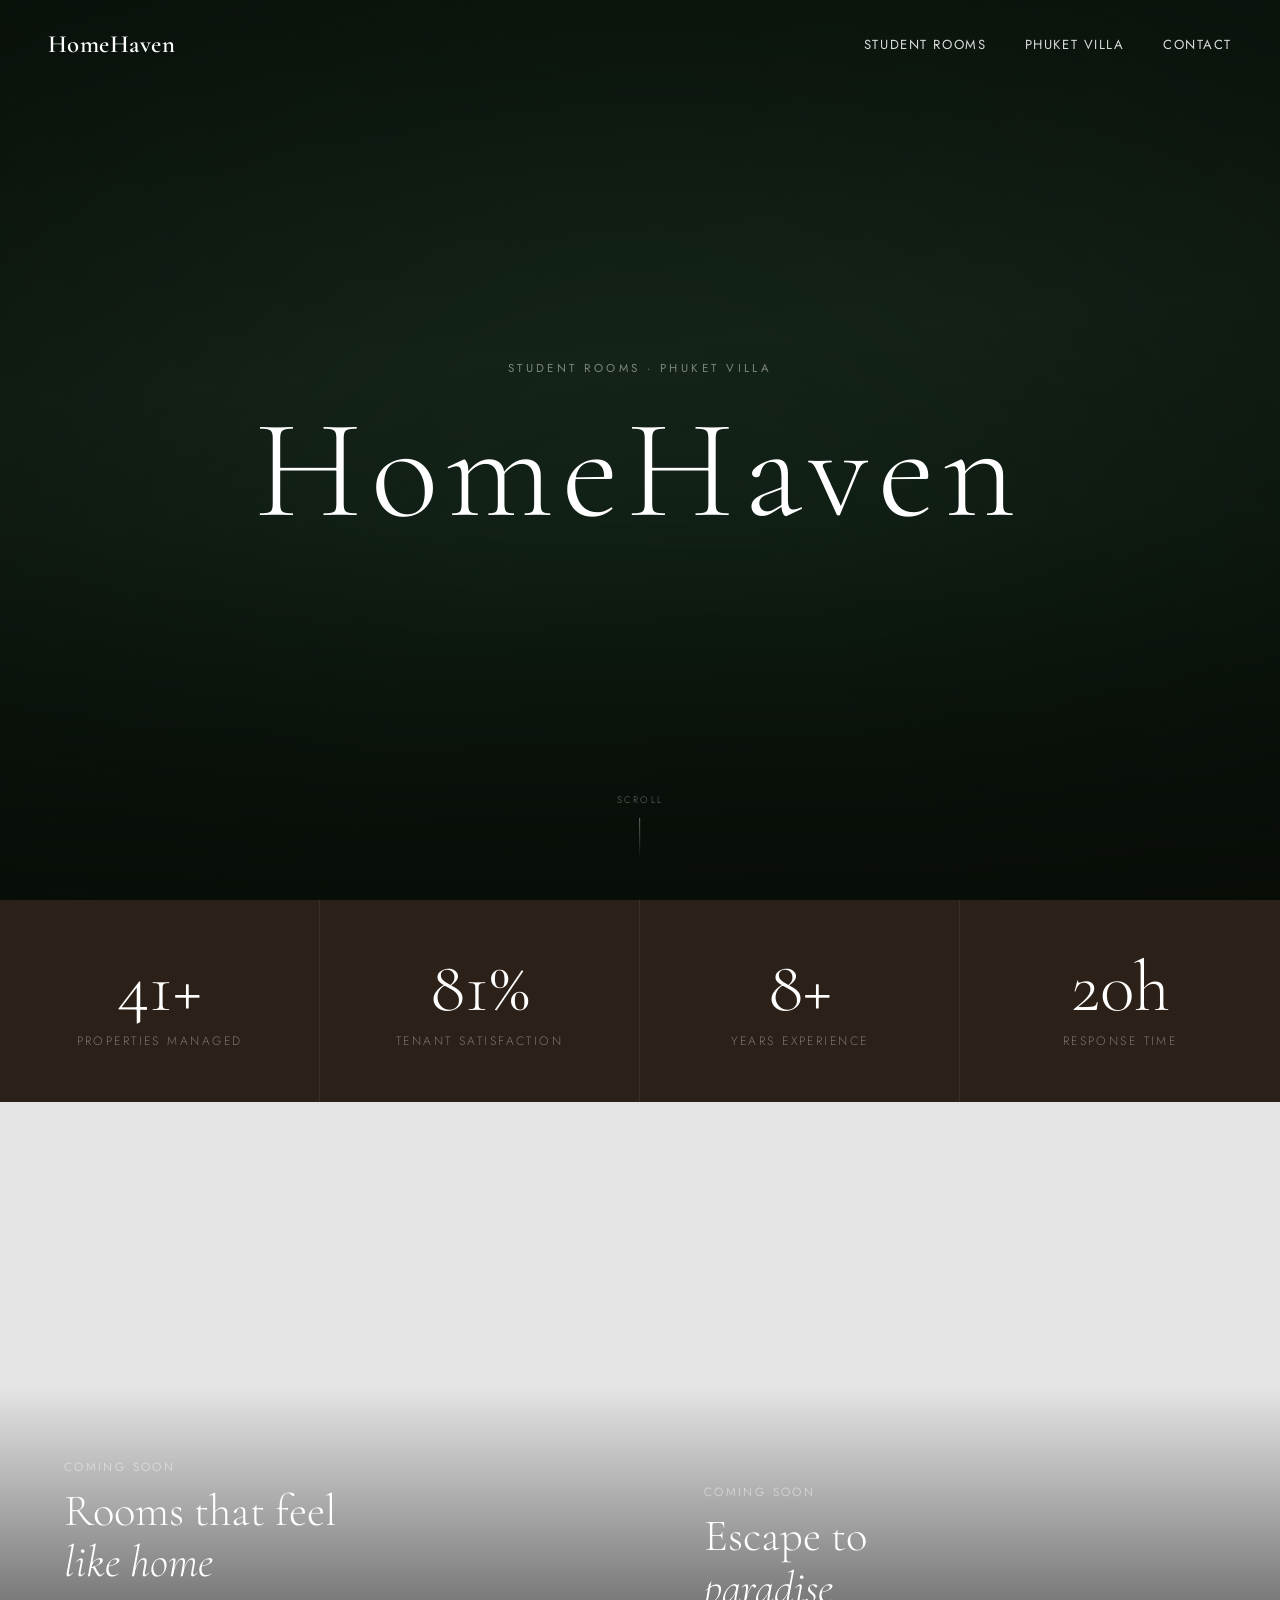
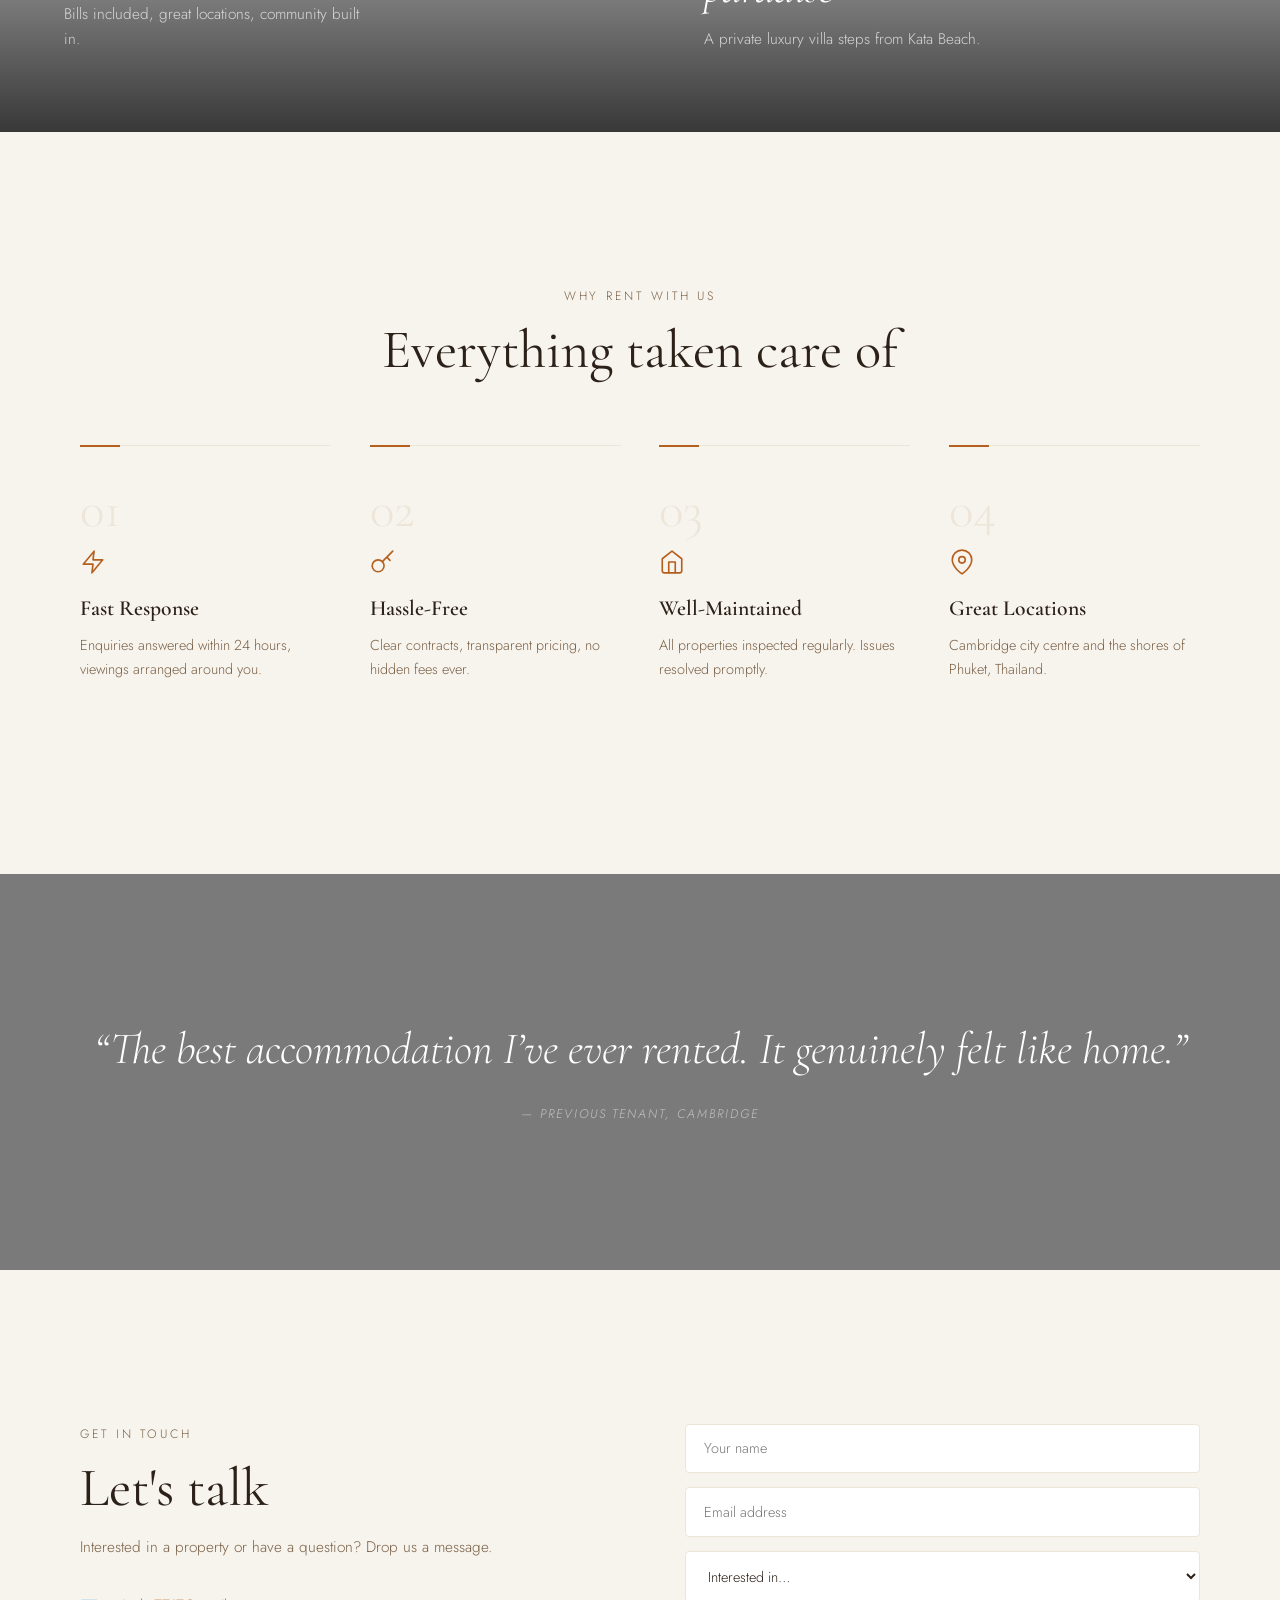
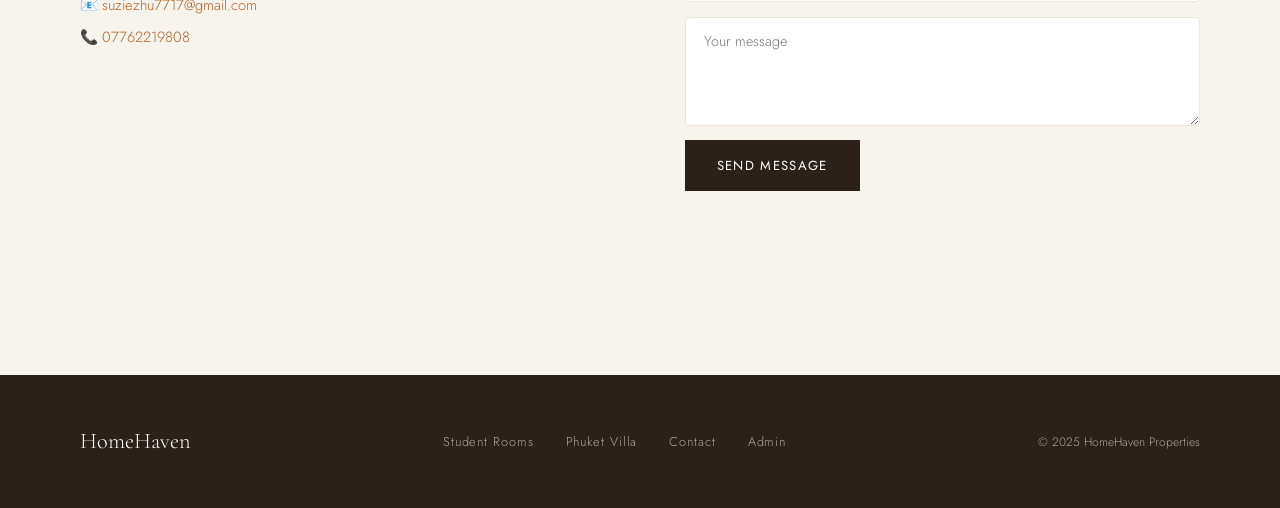
<file: index.html>
<!DOCTYPE html>
<html lang="en">
<head>
  <meta charset="UTF-8"/>
  <meta name="viewport" content="width=device-width, initial-scale=1.0"/>
  <title>HomeHaven Properties</title>
  <link rel="stylesheet" href="css/main.css"/>
  <link href="https://fonts.googleapis.com/css2?family=Cormorant+Garamond:ital,wght@0,300;0,400;0,600;1,300;1,400&family=Jost:wght@300;400;500&display=swap" rel="stylesheet"/>
</head>
<body>

  <nav class="main-nav" id="mainNav">
    <a href="index.html" class="nav-logo">HomeHaven</a>
    <div class="nav-links">
      <a href="student.html" class="nav-link">Student Rooms</a>
      <a href="phuket.html" class="nav-link">Phuket Villa</a>
      <a href="#contact" class="nav-link">Contact</a>
    </div>
    <button class="nav-toggle" id="navToggle" aria-label="Menu"><span></span><span></span><span></span></button>
  </nav>

  <!-- LAYERED PARALLAX HERO (position:fixed, behind page) -->
  <div class="para-hero" id="paraHero">
    <div class="para-layer para-sky" aria-hidden="true"></div>
    <div class="para-layer para-bg" aria-hidden="true"></div>
<div class="para-vignette" aria-hidden="true"></div>
    <div class="para-content">
      <p class="para-eyebrow">Holiday Homes &nbsp;&middot;&nbsp; Phuket Villa</p>
      <h1 class="para-wordmark">HomeHaven</h1>
    </div>
    <div class="para-scroll" aria-hidden="true">
      <span>Scroll</span>
      <div class="para-scroll-bar"></div>
    </div>
  </div>
  <!-- SPACER: reserves scroll distance for the fixed hero -->
  <div class="para-spacer"></div>
  <!-- PAGE BODY: slides over the hero as you scroll -->
  <div class="page-body">

  <!-- STATS STRIP -->
  <div class="stats-strip">
    <div class="stats-grid">
      <div class="stat-item">
        <p class="stat-number"><span data-count="50" id="hhStat1Num">0</span>+</p>
        <p class="stat-label" id="hhStat1Label">Properties managed</p>
      </div>
      <div class="stat-item">
        <p class="stat-number"><span data-count="98" id="hhStat2Num">0</span>%</p>
        <p class="stat-label" id="hhStat2Label">Tenant satisfaction</p>
      </div>
      <div class="stat-item">
        <p class="stat-number"><span data-count="10" id="hhStat3Num">0</span>+</p>
        <p class="stat-label" id="hhStat3Label">Years experience</p>
      </div>
      <div class="stat-item">
        <p class="stat-number"><span data-count="24" id="hhStat4Num">0</span>h</p>
        <p class="stat-label" id="hhStat4Label">Response time</p>
      </div>
    </div>
  </div>

  <!-- SPLIT PANELS — each with its own fixed background -->
  <section class="split-intro">
    <a href="student.html" class="split-panel split-student">
      <div class="split-content">
        <span class="split-tag">Student Living</span>
        <h2>Rooms that feel<br/><em>like home</em></h2>
        <p>Bills included, great locations, community built in.</p>
        <span class="btn btn-ghost">Explore Rooms →</span>
      </div>
    </a>
    <a href="phuket.html" class="split-panel split-holiday">
      <div class="split-content">
        <span class="split-tag">Phuket, Thailand</span>
        <h2>Escape to<br/><em>paradise</em></h2>
        <p>A private luxury villa steps from Kata Beach.</p>
        <span class="btn btn-ghost">View the Villa →</span>
      </div>
    </a>
  </section>

  <!-- WHY US -->
  <section class="why-section">
    <div class="container">
      <div class="reveal" style="text-align:center">
        <span class="section-label">Why rent with us</span>
        <h2 class="section-title centered">Everything taken care of</h2>
      </div>
      <div class="features-grid">
        <div class="feature-card reveal reveal-delay-1">
          <span class="feature-num">01</span>
          <svg class="feature-svg" viewBox="0 0 24 24" fill="none" stroke="currentColor" stroke-width="1.5" stroke-linecap="round" stroke-linejoin="round"><polygon points="13 2 3 14 12 14 11 22 21 10 12 10 13 2"/></svg>
          <h3>Fast Response</h3>
          <p>Enquiries answered within 24 hours, viewings arranged around you.</p>
        </div>
        <div class="feature-card reveal reveal-delay-2">
          <span class="feature-num">02</span>
          <svg class="feature-svg" viewBox="0 0 24 24" fill="none" stroke="currentColor" stroke-width="1.5" stroke-linecap="round" stroke-linejoin="round"><circle cx="7.5" cy="15.5" r="5.5"/><path d="M21 2l-9.6 9.6M15.5 7.5l3 3"/></svg>
          <h3>Hassle-Free</h3>
          <p>Clear contracts, transparent pricing, no hidden fees ever.</p>
        </div>
        <div class="feature-card reveal reveal-delay-3">
          <span class="feature-num">03</span>
          <svg class="feature-svg" viewBox="0 0 24 24" fill="none" stroke="currentColor" stroke-width="1.5" stroke-linecap="round" stroke-linejoin="round"><path d="M3 9l9-7 9 7v11a2 2 0 0 1-2 2H5a2 2 0 0 1-2-2z"/><polyline points="9 22 9 12 15 12 15 22"/></svg>
          <h3>Well-Maintained</h3>
          <p>All properties inspected regularly. Issues resolved promptly.</p>
        </div>
        <div class="feature-card reveal reveal-delay-4">
          <span class="feature-num">04</span>
          <svg class="feature-svg" viewBox="0 0 24 24" fill="none" stroke="currentColor" stroke-width="1.5" stroke-linecap="round" stroke-linejoin="round"><path d="M21 10c0 7-9 13-9 13s-9-6-9-13a9 9 0 0 1 18 0z"/><circle cx="12" cy="10" r="3"/></svg>
          <h3>Great Locations</h3>
          <p>Cambridge city centre and the shores of Phuket, Thailand.</p>
        </div>
      </div>
    </div>
  </section>

  <!-- PARALLAX QUOTE BAND -->
  <div class="parallax-band student-band-parallax">
    <div class="band-inner reveal">
      <p class="band-quote" id="hhQuote">"The best accommodation I've ever rented. It genuinely felt like home."</p>
      <cite class="band-cite" id="hhCite">— Previous tenant, Cambridge</cite>
    </div>
  </div>

  <!-- CONTACT -->
  <section class="contact-section" id="contact">
    <div class="container">
      <div class="contact-grid">
        <div class="reveal">
          <span class="section-label">Get in touch</span>
          <h2 class="section-title" style="margin-bottom:1rem">Let's talk</h2>
          <p class="contact-text" style="color:var(--warm-muted);font-size:0.96rem;margin-bottom:2rem">Interested in a property or have a question? Drop us a message.</p>
          <p class="contact-detail">📧 <a href="mailto:suziezhu7717@gmail.com" id="hhEmail">suziezhu7717@gmail.com</a></p>
          <p class="contact-detail">📞 <a href="tel:07762219808" id="hhPhone">07762219808</a></p>
        </div>
        <form class="contact-form reveal reveal-delay-2" id="contactForm">
          <input type="text" name="name" placeholder="Your name" required/>
          <input type="email" name="email" placeholder="Email address" required/>
          <select name="interest">
            <option value="">Interested in…</option>
            <option>Student rooms</option>
            <option>Phuket villa</option>
            <option>General enquiry</option>
          </select>
          <textarea name="message" rows="4" placeholder="Your message"></textarea>
          <button type="submit" class="btn-submit">Send message</button>
          <p class="form-success" id="formSuccess"></p>
        </form>
      </div>
    </div>
  </section>

  <footer class="site-footer">
    <div class="container footer-inner">
      <p class="footer-logo">HomeHaven</p>
      <nav class="footer-nav">
        <a href="student.html">Student Rooms</a>
        <a href="phuket.html">Phuket Villa</a>
        <a href="#contact">Contact</a>
        <a href="admin/">Admin</a>
      </nav>
      <p class="footer-legal">© 2025 HomeHaven Properties</p>
    </div>
  </footer>

  </div><!-- /page-body -->

  <div class="property-modal" id="propModal">
    <div class="modal-backdrop" id="modalBackdrop"></div>
    <div class="modal-content"><button class="modal-close" id="modalClose">✕</button><div id="modalBody"></div></div>
  </div>

  <script src="js/properties.js"></script>
  <script src="js/content.js"></script>
  <script src="js/main.js"></script>
  <script>
  // ── CONFIG LOADER (config/index.json) ─────────────────────────────────────
  fetch('config/index.json', { cache: 'no-cache' }).then(r => r.json()).then(cfg => {
    const set = (sel, val) => { const el = document.querySelector(sel); if (el) el.textContent = val; };

    // Hero eyebrow
    set('.para-eyebrow', cfg.hero.eyebrow);

    // Split panels
    document.querySelectorAll('.split-panel').forEach((panel, i) => {
      const p = cfg.splitPanels[i]; if (!p) return;
      set.call(null, '', ''); // no-op; use direct queries below
      const tag = panel.querySelector('.split-tag');
      const h2  = panel.querySelector('h2');
      const txt = panel.querySelector('p');
      const btn = panel.querySelector('.btn');
      if (tag) tag.textContent = p.tag;
      if (h2)  h2.innerHTML = p.headingLine1 + '<br/><em>' + p.headingLine2 + '</em>';
      if (txt) txt.textContent = p.text;
      if (btn) btn.textContent = p.button;
    });

    // Why us
    set('.why-section .section-label', cfg.whyUs.sectionLabel);
    set('.why-section .section-title', cfg.whyUs.heading);
    document.querySelectorAll('.feature-card').forEach((card, i) => {
      const item = cfg.whyUs.cards[i]; if (!item) return;
      card.querySelector('.feature-num').textContent = item.num;
      card.querySelector('h3').textContent = item.heading;
      card.querySelector('p').textContent = item.text;
    });

    // Contact section
    set('.contact-section .section-label', cfg.contact.sectionLabel);
    set('.contact-section .section-title', cfg.contact.heading);
    set('.contact-text', cfg.contact.text);

    // Footer
    set('.footer-legal', cfg.footer.legal);
  }).catch(() => {});
  </script>
</body>
</html>
</file>
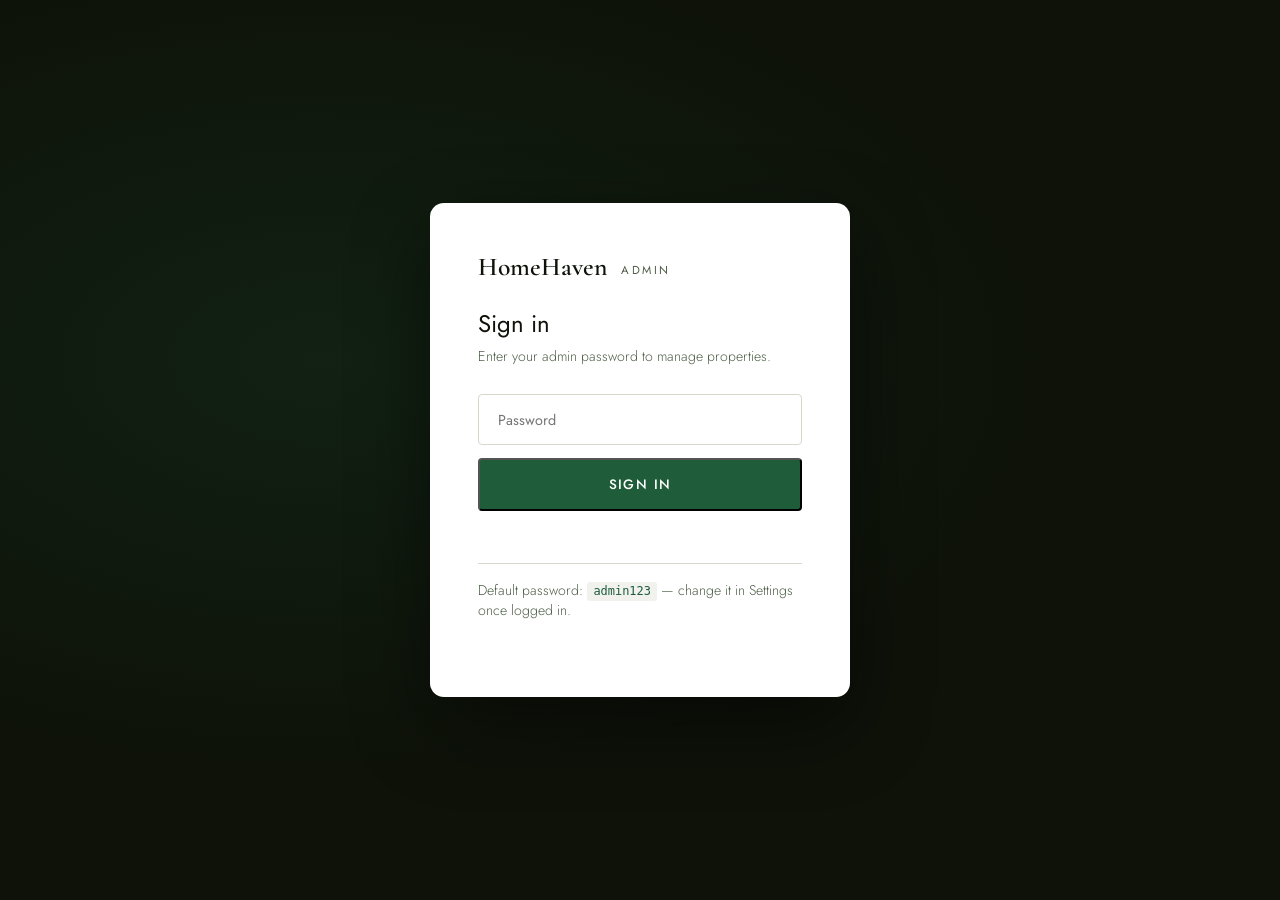
<file: admin/index.html>
<!DOCTYPE html>
<html lang="en">
<head>
  <meta charset="UTF-8"/>
  <meta name="viewport" content="width=device-width, initial-scale=1.0"/>
  <title>Admin — HomeHaven</title>
  <link rel="stylesheet" href="../css/admin.css"/>
  <link href="https://fonts.googleapis.com/css2?family=Cormorant+Garamond:wght@400;600&family=Jost:wght@300;400;500&display=swap" rel="stylesheet"/>
</head>
<body class="admin-page">

  <!-- LOGIN -->
  <div class="admin-login" id="adminLogin">
    <div class="login-card">
      <div class="login-logo">HomeHaven <span>Admin</span></div>
      <h2>Sign in</h2>
      <p>Enter your admin password to manage properties.</p>
      <div class="login-form">
        <input type="password" id="pwInput" placeholder="Password" autocomplete="current-password"/>
        <button class="btn-admin" id="loginBtn">Sign In</button>
        <p class="login-error" id="loginError"></p>
      </div>
      <p class="login-hint">Default password: <code>admin123</code> — change it in Settings once logged in.</p>
    </div>
  </div>

  <!-- DASHBOARD -->
  <div class="admin-dashboard" id="adminDashboard" style="display:none">

    <aside class="admin-sidebar">
      <div class="sidebar-logo">HomeHaven <span>Admin Panel</span></div>
      <nav class="sidebar-nav">
        <button class="sidebar-btn active" data-panel="properties">🏠 Properties</button>
        <button class="sidebar-btn" data-panel="add">➕ Add Property</button>
        <button class="sidebar-btn" data-panel="content">✏️ Site Content</button>
        <button class="sidebar-btn" data-panel="settings">⚙️ Settings</button>
      </nav>
      <div class="sidebar-footer">
        <button class="btn-logout" id="logoutBtn">Sign out</button>
        <a href="../index.html" target="_blank" class="view-site-link">View site ↗</a>
      </div>
    </aside>

    <main class="admin-main">

      <!-- PROPERTIES -->
      <div class="admin-panel active" id="panel-properties">
        <div class="panel-header">
          <h1>All Properties</h1>
          <select class="admin-select" id="typeFilter">
            <option value="all">All types</option>
            <option value="student">Student</option>
            <option value="holiday">Holiday / Phuket</option>
          </select>
        </div>
        <div class="admin-list" id="adminList"></div>
        <div class="admin-empty" id="adminEmpty">
          <p>No properties yet. <button class="link-btn" data-panel="add">Add your first →</button></p>
        </div>
      </div>

      <!-- ADD / EDIT -->
      <div class="admin-panel" id="panel-add">
        <div class="panel-header">
          <h1 id="addTitle">Add Property</h1>
        </div>
        <div class="form-wrap">
          <input type="hidden" id="editId"/>

          <div class="form-row">
            <div class="form-group">
              <label>Property Name *</label>
              <input type="text" id="propName" placeholder="e.g. The Garden Room, Kata Beach Villa"/>
            </div>
            <div class="form-group">
              <label>Type *</label>
              <select id="propType">
                <option value="student">Student Room</option>
                <option value="holiday">Holiday / Phuket</option>
              </select>
            </div>
          </div>

          <div class="form-row">
            <div class="form-group">
              <label>Location *</label>
              <input type="text" id="propLocation" placeholder="e.g. Cambridge CB1 or Kata Beach, Phuket"/>
            </div>
            <div class="form-group">
              <label>Price</label>
              <input type="text" id="propPrice" placeholder="e.g. £650/mo or £250/night"/>
            </div>
          </div>

          <div class="form-row three">
            <div class="form-group">
              <label>Bedrooms</label>
              <input type="number" id="propBeds" min="1" value="1"/>
            </div>
            <div class="form-group">
              <label>Bathrooms</label>
              <input type="number" id="propBaths" min="1" value="1"/>
            </div>
            <div class="form-group">
              <label>Tag / Filter keyword</label>
              <input type="text" id="propTag" placeholder="e.g. ensuite, villa, studio"/>
            </div>
          </div>

          <div class="form-group" style="margin-bottom:1.4rem">
            <label>Description *</label>
            <textarea id="propDesc" rows="4" placeholder="Describe the property — location, feel, key details…"></textarea>
          </div>

          <div class="form-group" style="margin-bottom:1.4rem">
            <label>Key Features (one per line)</label>
            <textarea id="propFeatures" rows="5" placeholder="Bills included&#10;En-suite bathroom&#10;5 min walk to centre&#10;Private pool"></textarea>
          </div>

          <!-- PHOTOS -->
          <div class="form-group" style="margin-bottom:1.4rem">
            <label>Photos</label>
            <div class="photo-zone" id="photoZone">
              <input type="file" id="photoInput" accept="image/*" multiple style="display:none"/>
              <div class="upload-prompt" id="uploadPrompt">
                <span class="upload-icon">📷</span>
                <p>Click to upload or drag & drop photos</p>
                <p class="upload-hint">JPG, PNG, WebP — multiple files supported</p>
                <button type="button" class="btn-upload-trigger" id="uploadTrigger">Choose Photos</button>
              </div>
              <div class="photo-previews" id="photoPreviews"></div>
            </div>
            <p class="photo-note">Photos are stored in your browser. Use a cloud host (Cloudinary/ImgBB) for a live website.</p>
          </div>

          <div class="form-row">
            <div class="form-group">
              <label>Status</label>
              <select id="propStatus">
                <option value="available">Available</option>
                <option value="let">Let / Booked</option>
                <option value="unavailable">Unavailable</option>
              </select>
            </div>
            <div class="form-group">
              <label>Featured on homepage?</label>
              <select id="propFeatured">
                <option value="true">Yes</option>
                <option value="false">No</option>
              </select>
            </div>
          </div>

          <div class="form-actions">
            <button class="btn-admin btn-save" id="saveBtn">Save Property</button>
            <button class="btn-cancel" id="cancelBtn" style="display:none">Cancel Edit</button>
          </div>
          <p class="save-msg" id="saveMsg"></p>
        </div>
      </div>

      <!-- CONTENT -->
      <div class="admin-panel" id="panel-content">
        <div class="panel-header"><h1>Site Content</h1></div>
        <div class="settings-wrap">

          <div class="settings-card">
            <h3>Stats Strip</h3>
            <p style="font-size:0.85rem;margin-bottom:1.5rem">The four figures shown on the homepage below the hero image.</p>
            <div class="form-row"><div class="form-group"><label>Stat 1 — Number</label><input type="number" id="cStat1Num"/></div><div class="form-group"><label>Stat 1 — Label</label><input type="text" id="cStat1Label"/></div></div>
            <div class="form-row"><div class="form-group"><label>Stat 2 — Number</label><input type="number" id="cStat2Num"/></div><div class="form-group"><label>Stat 2 — Label</label><input type="text" id="cStat2Label"/></div></div>
            <div class="form-row"><div class="form-group"><label>Stat 3 — Number</label><input type="number" id="cStat3Num"/></div><div class="form-group"><label>Stat 3 — Label</label><input type="text" id="cStat3Label"/></div></div>
            <div class="form-row"><div class="form-group"><label>Stat 4 — Number</label><input type="number" id="cStat4Num"/></div><div class="form-group"><label>Stat 4 — Label</label><input type="text" id="cStat4Label"/></div></div>
            <button class="btn-admin" id="saveStatsBtn" style="width:auto;padding:0.75rem 2rem;margin-top:0.5rem">Save Stats</button>
            <p class="save-msg" id="statsMsg" style="margin-top:0.7rem"></p>
          </div>

          <div class="settings-card">
            <h3>Contact Details</h3>
            <div class="form-group" style="margin-bottom:1rem"><label>Email</label><input type="email" id="cEmail"/></div>
            <div class="form-group" style="margin-bottom:1.2rem"><label>Phone</label><input type="text" id="cPhone"/></div>
            <button class="btn-admin" id="saveContactBtn" style="width:auto;padding:0.75rem 2rem">Save Contact</button>
            <p class="save-msg" id="contactMsg" style="margin-top:0.7rem"></p>
          </div>

          <div class="settings-card">
            <h3>Testimonial Quotes</h3>
            <p>The homepage cycles through these every 6 seconds.</p>
            <div id="quoteList" class="quote-list"></div>
            <div class="quote-add-form">
              <div class="form-group" style="margin-bottom:0.8rem"><label>Quote Text</label><textarea id="newQuoteText" rows="2" placeholder="Enter the testimonial…"></textarea></div>
              <div class="form-group" style="margin-bottom:1rem"><label>Attribution</label><input type="text" id="newQuoteCite" placeholder="— Name, context"/></div>
              <button class="btn-outline" id="addQuoteBtn">+ Add Quote</button>
            </div>
            <button class="btn-admin" id="saveQuoteBtn" style="width:auto;padding:0.75rem 2rem;margin-top:1.2rem">Save All Quotes</button>
            <p class="save-msg" id="quoteMsg" style="margin-top:0.7rem"></p>
          </div>

        </div>
      </div>

      <!-- SETTINGS -->
      <div class="admin-panel" id="panel-settings">
        <div class="panel-header"><h1>Settings</h1></div>
        <div class="settings-wrap">

          <div class="settings-card">
            <h3>GitHub Token</h3>
            <p style="font-size:0.85rem;margin-bottom:1.2rem">Required to save content changes live to the website. Stored only in this browser.</p>
            <div class="form-group" style="margin-bottom:1.2rem">
              <label>Personal Access Token (repo scope)</label>
              <input type="password" id="ghPat" placeholder="ghp_…"/>
            </div>
            <button class="btn-admin" id="savePatBtn" style="width:auto;padding:0.75rem 2rem">Save Token</button>
            <p class="save-msg" id="patMsg" style="margin-top:0.7rem"></p>
          </div>

          <div class="settings-card">
            <h3>Change Password</h3>
            <div class="form-group" style="margin-bottom:1rem">
              <label>New Password</label>
              <input type="password" id="newPw" placeholder="Enter new password"/>
            </div>
            <div class="form-group" style="margin-bottom:1.2rem">
              <label>Confirm Password</label>
              <input type="password" id="confirmPw" placeholder="Confirm new password"/>
            </div>
            <button class="btn-admin" id="changePwBtn" style="width:auto;padding:0.75rem 2rem">Update Password</button>
            <p class="save-msg" id="pwMsg" style="margin-top:0.7rem"></p>
          </div>

          <div class="settings-card">
            <h3>Data Management</h3>
            <p>Export all your property data as a JSON file, or clear everything to start fresh.</p>
            <div class="settings-actions">
              <button class="btn-outline" id="exportBtn">Export Data</button>
              <button class="btn-danger" id="clearBtn">Clear All Data</button>
            </div>
          </div>

          <div class="settings-card">
            <h3>Site Info</h3>
            <div class="form-group" style="margin-bottom:1rem">
              <label>Site Name</label>
              <input type="text" id="siteName" placeholder="HomeHaven Properties"/>
            </div>
            <div class="form-group" style="margin-bottom:1.2rem">
              <label>Contact Email</label>
              <input type="email" id="siteEmail" placeholder="hello@yourdomain.co.uk"/>
            </div>
            <button class="btn-admin" id="saveSiteBtn" style="width:auto;padding:0.75rem 2rem">Save</button>
            <p class="save-msg" id="siteMsg" style="margin-top:0.7rem"></p>
          </div>

        </div>
      </div>

    </main>
  </div>

  <script src="../js/properties.js"></script>
  <script src="../js/content.js"></script>
  <script src="../js/admin.js"></script>
</body>
</html>
</file>
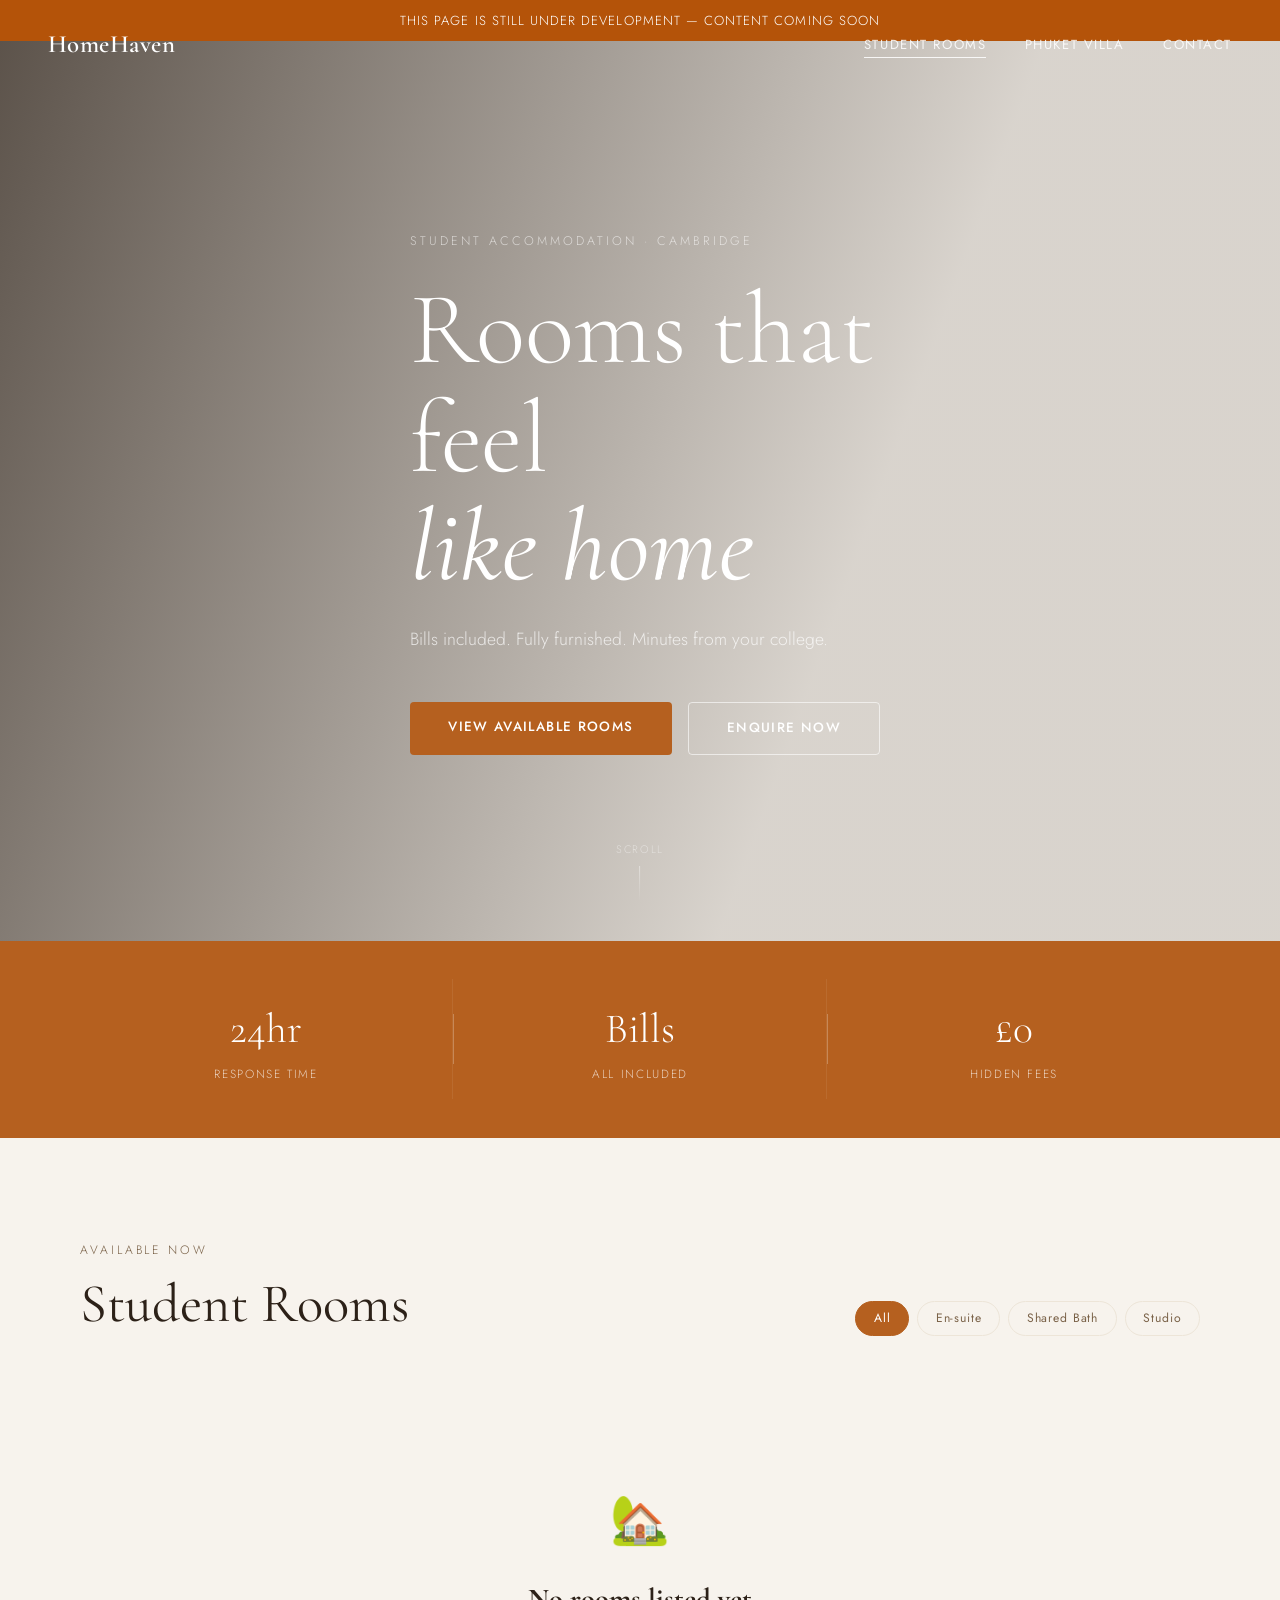
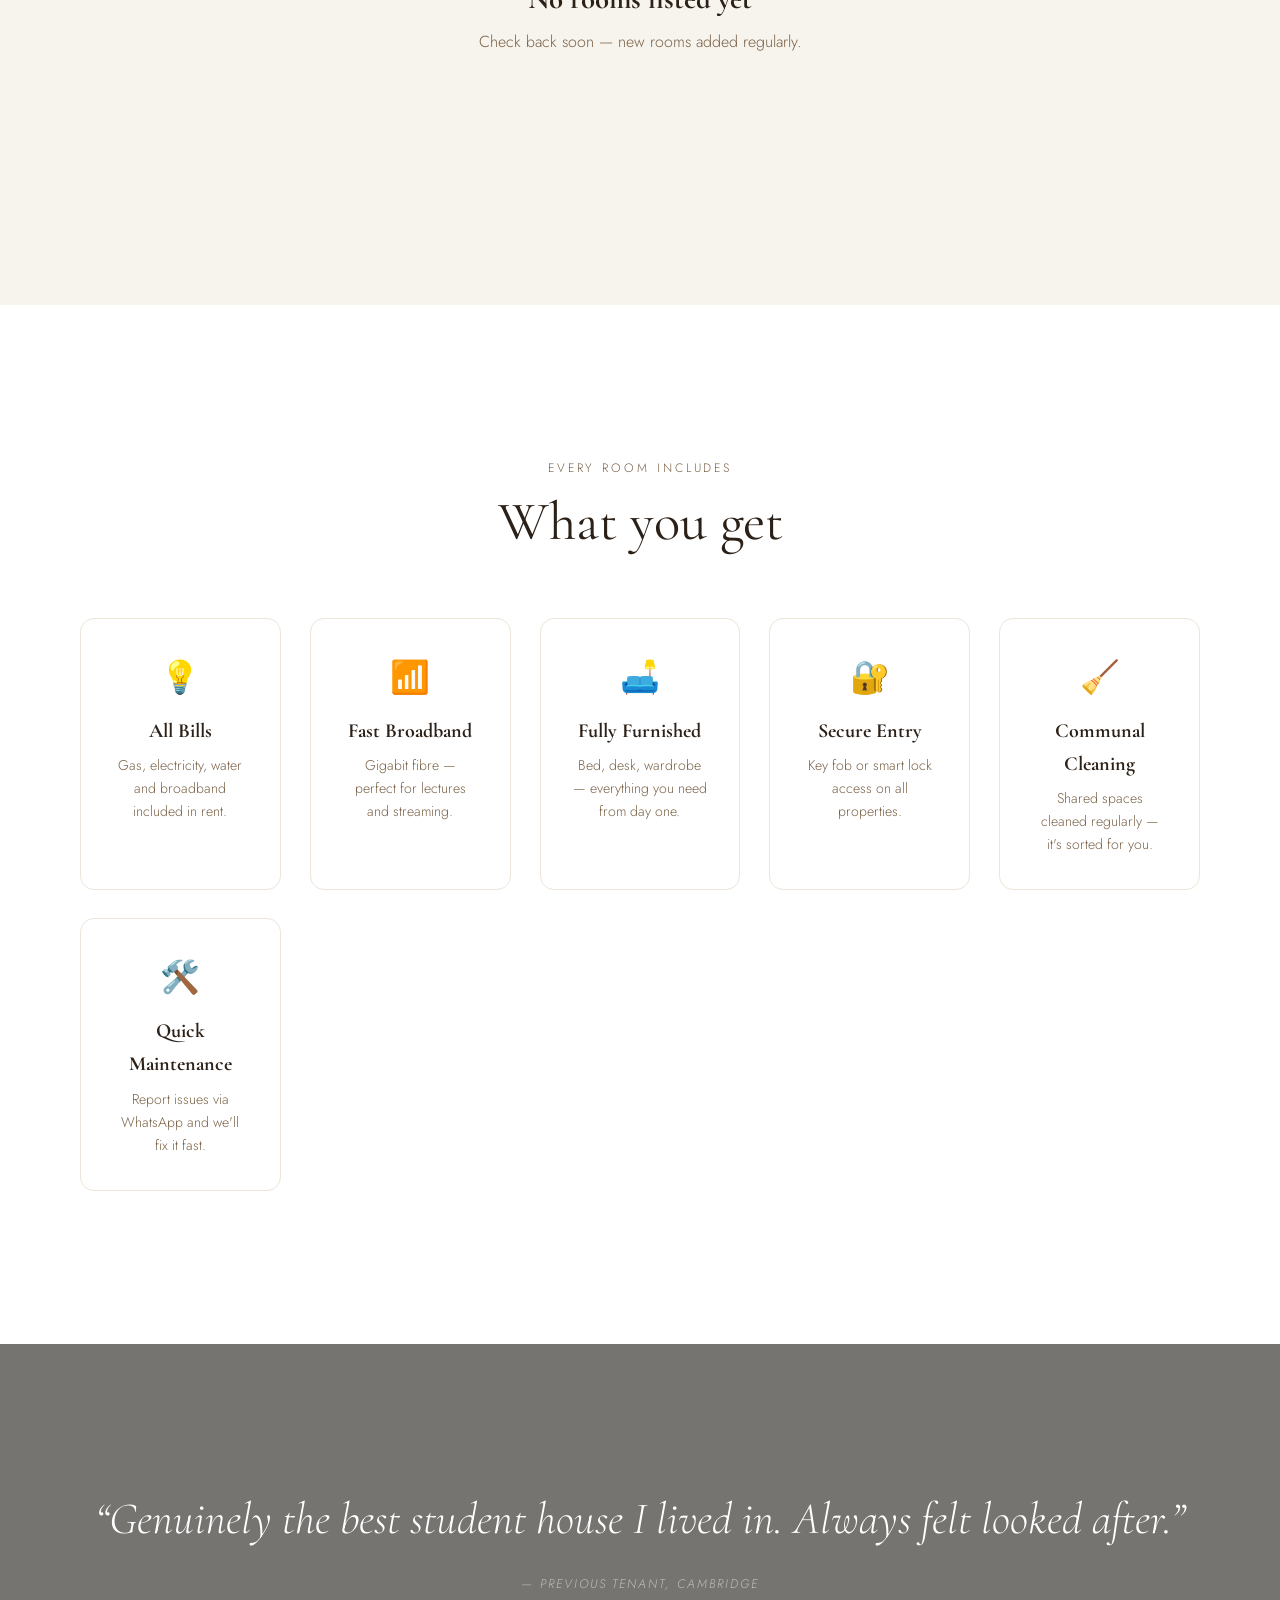
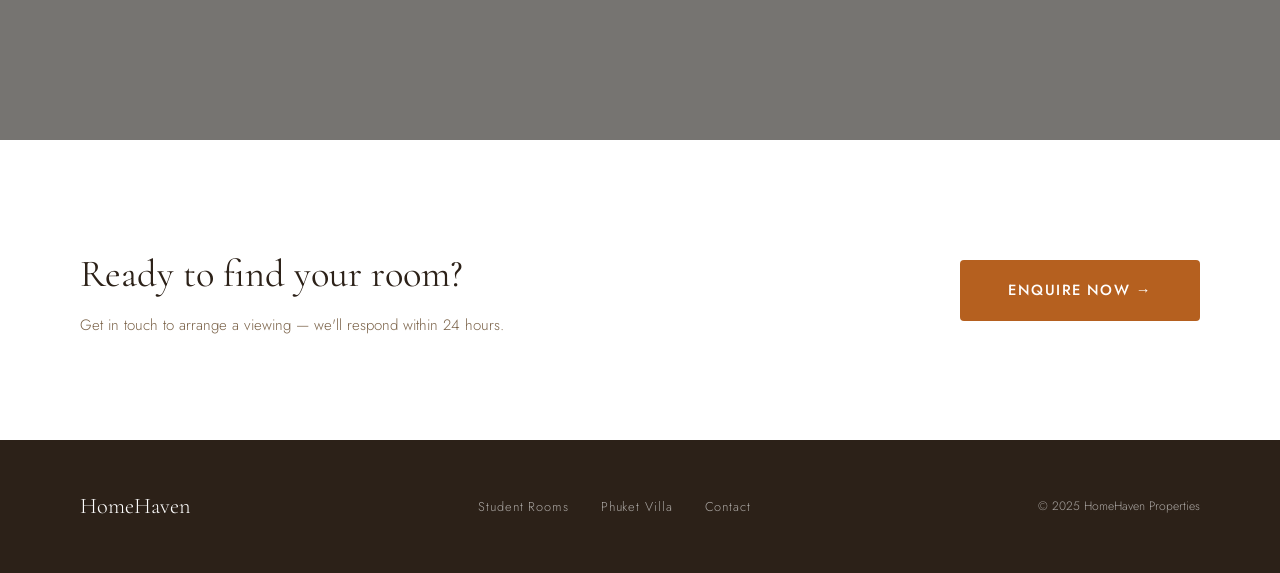
<file: student.html>
<!DOCTYPE html>
<html lang="en">
<head>
  <meta charset="UTF-8"/>
  <meta name="viewport" content="width=device-width, initial-scale=1.0"/>
  <title>Student Rooms — HomeHaven</title>
  <link rel="stylesheet" href="css/main.css"/>
  <link href="https://fonts.googleapis.com/css2?family=Cormorant+Garamond:ital,wght@0,300;0,400;0,600;1,300;1,400&family=Jost:wght@300;400;500&display=swap" rel="stylesheet"/>
  <style>
    body { background: var(--warm-bg); color: var(--warm-text); }
    /* Student-specific accent */
    .included-grid { display: grid; grid-template-columns: repeat(auto-fit, minmax(min(100%,180px),1fr)); gap: clamp(1rem,2.5vw,1.8rem); margin-top: 2rem; }
    .inc-card { background: #fff; border-radius: var(--radius-lg); padding: clamp(1.2rem,3vw,2rem); text-align: center; border: 1.5px solid var(--warm-mid); transition: border-color var(--tr), transform var(--tr); }
    .inc-card:hover { border-color: var(--warm-accent); transform: translateY(-4px); }
    .inc-icon { font-size: clamp(1.6rem,3vw,2rem); margin-bottom: 0.7rem; }
    .inc-card h4 { font-family: 'Cormorant Garamond', serif; font-size: clamp(1.1rem,1.8vw,1.25rem); color: var(--warm-dark); margin-bottom: 0.4rem; }
    .inc-card p { font-size: clamp(0.8rem,1.2vw,0.88rem); color: var(--warm-muted); }
    .stat-strip { background: var(--warm-accent); padding: clamp(1.5rem,3vw,2.5rem) 0; }
    .stat-strip-inner { display: flex; justify-content: center; align-items: center; flex-wrap: wrap; gap: 0; }
    .stat-item { flex: 1; min-width: 140px; text-align: center; padding: 1rem; }
    .stat-num { display: block; font-family: 'Cormorant Garamond', serif; font-size: clamp(2rem,4vw,2.6rem); color: #fff; }
    .stat-label { display: block; font-size: 0.74rem; letter-spacing: 0.14em; text-transform: uppercase; color: rgba(255,255,255,0.7); }
    .stat-divider { width: 1px; height: 50px; background: rgba(255,255,255,0.25); }
    .page-cta { padding: var(--space-lg) 0; background: #fff; }
    .page-cta-inner { display: flex; align-items: center; justify-content: space-between; flex-wrap: wrap; gap: 2rem; }
    .page-cta h2 { font-family: 'Cormorant Garamond', serif; font-size: clamp(1.8rem,4vw,2.4rem); font-weight: 400; color: var(--warm-dark); }
    .page-cta p { color: var(--warm-muted); font-size: 0.94rem; margin-top: 0.4rem; }
    @media(max-width:768px){ .stat-strip-inner{flex-direction:column;} .stat-divider{width:60px;height:1px;} .page-cta-inner{flex-direction:column;} }
  </style>
</head>
<body>

  <div style="background:#b45309;color:#fff;text-align:center;padding:0.6rem 1rem;font-family:'Jost',sans-serif;font-size:0.82rem;letter-spacing:0.08em;text-transform:uppercase;">
    This page is still under development — content coming soon
  </div>

  <nav class="main-nav" id="mainNav">
    <a href="index.html" class="nav-logo">HomeHaven</a>
    <div class="nav-links">
      <a href="student.html" class="nav-link active">Student Rooms</a>
      <a href="phuket.html" class="nav-link">Phuket Villa</a>
      <a href="index.html#contact" class="nav-link">Contact</a>
    </div>
    <button class="nav-toggle" id="navToggle"><span></span><span></span><span></span></button>
  </nav>

  <!-- TRUE PARALLAX HERO -->
  <header class="parallax-hero student-hero">
    <div class="hero-content">
      <span class="hero-eyebrow">Student Accommodation · Cambridge</span>
      <h1 class="hero-title">Rooms that feel<br/><em>like home</em></h1>
      <p class="hero-sub">Bills included. Fully furnished. Minutes from your college.</p>
      <div class="hero-ctas">
        <a href="#listings" class="btn btn-warm">View Available Rooms</a>
        <a href="index.html#contact" class="btn btn-ghost">Enquire Now</a>
      </div>
    </div>
    <div class="scroll-hint"><span>Scroll</span><div class="scroll-hint-line"></div></div>
  </header>

  <!-- STAT STRIP -->
  <div class="stat-strip">
    <div class="container">
      <div class="stat-strip-inner">
        <div class="stat-item reveal"><span class="stat-num">24hr</span><span class="stat-label">Response time</span></div>
        <div class="stat-divider"></div>
        <div class="stat-item reveal reveal-delay-1"><span class="stat-num">Bills</span><span class="stat-label">All included</span></div>
        <div class="stat-divider"></div>
        <div class="stat-item reveal reveal-delay-2"><span class="stat-num">£0</span><span class="stat-label">Hidden fees</span></div>
      </div>
    </div>
  </div>

  <!-- LISTINGS -->
  <section class="listings-section" id="listings">
    <div class="container">
      <div class="listings-header reveal">
        <div>
          <span class="section-label">Available now</span>
          <h2 class="section-title" style="margin-bottom:0">Student Rooms</h2>
        </div>
        <div class="filter-bar">
          <button class="filter-btn active" data-filter="all">All</button>
          <button class="filter-btn" data-filter="ensuite">En-suite</button>
          <button class="filter-btn" data-filter="shared">Shared Bath</button>
          <button class="filter-btn" data-filter="studio">Studio</button>
        </div>
      </div>
      <div class="properties-grid" id="studentGrid"></div>
      <div class="no-properties" id="studentEmpty" style="display:none">
        <div class="empty-icon">🏡</div>
        <h3>No rooms listed yet</h3>
        <p>Check back soon — new rooms added regularly.</p>
      </div>
    </div>
  </section>

  <!-- WHAT'S INCLUDED -->
  <section id="included" style="padding: var(--space-xl) 0; background: #fff;">
    <div class="container">
      <div class="reveal" style="text-align:center">
        <span class="section-label">Every room includes</span>
        <h2 class="section-title centered">What you get</h2>
      </div>
      <div class="included-grid">
        <div class="inc-card reveal reveal-delay-1"><div class="inc-icon">💡</div><h4>All Bills</h4><p>Gas, electricity, water and broadband included in rent.</p></div>
        <div class="inc-card reveal reveal-delay-2"><div class="inc-icon">📶</div><h4>Fast Broadband</h4><p>Gigabit fibre — perfect for lectures and streaming.</p></div>
        <div class="inc-card reveal reveal-delay-3"><div class="inc-icon">🛋️</div><h4>Fully Furnished</h4><p>Bed, desk, wardrobe — everything you need from day one.</p></div>
        <div class="inc-card reveal reveal-delay-4"><div class="inc-icon">🔐</div><h4>Secure Entry</h4><p>Key fob or smart lock access on all properties.</p></div>
        <div class="inc-card reveal"><div class="inc-icon">🧹</div><h4>Communal Cleaning</h4><p>Shared spaces cleaned regularly — it's sorted for you.</p></div>
        <div class="inc-card reveal reveal-delay-1"><div class="inc-icon">🛠️</div><h4>Quick Maintenance</h4><p>Report issues via WhatsApp and we'll fix it fast.</p></div>
      </div>
    </div>
  </section>

  <!-- PARALLAX QUOTE -->
  <div class="parallax-band student-band-parallax">
    <div class="band-inner reveal">
      <p class="band-quote">"Genuinely the best student house I lived in. Always felt looked after."</p>
      <cite class="band-cite">— Previous tenant, Cambridge</cite>
    </div>
  </div>

  <!-- CTA -->
  <section class="page-cta">
    <div class="container page-cta-inner">
      <div class="reveal">
        <h2>Ready to find your room?</h2>
        <p>Get in touch to arrange a viewing — we'll respond within 24 hours.</p>
      </div>
      <a href="index.html#contact" class="btn btn-warm btn-lg reveal reveal-delay-2">Enquire Now →</a>
    </div>
  </section>

  <footer class="site-footer">
    <div class="container footer-inner">
      <p class="footer-logo">HomeHaven</p>
      <nav class="footer-nav">
        <a href="student.html">Student Rooms</a>
        <a href="phuket.html">Phuket Villa</a>
        <a href="index.html#contact">Contact</a>
      </nav>
      <p class="footer-legal">© 2025 HomeHaven Properties</p>
    </div>
  </footer>

  <div class="property-modal" id="propModal">
    <div class="modal-backdrop" id="modalBackdrop"></div>
    <div class="modal-content"><button class="modal-close" id="modalClose">✕</button><div id="modalBody"></div></div>
  </div>

  <script src="js/properties.js"></script>
  <script src="js/main.js"></script>
  <script>document.addEventListener('DOMContentLoaded',()=>{ renderGrid('student','studentGrid','studentEmpty'); initFilters(); });</script>
  <script>
  // ── CONFIG LOADER (config/student.json) ───────────────────────────────────
  fetch('config/student.json', { cache: 'no-cache' }).then(r => r.json()).then(cfg => {
    const set = (sel, val) => { const el = document.querySelector(sel); if (el) el.textContent = val; };

    // Hero
    set('.hero-eyebrow', cfg.hero.eyebrow);
    set('.hero-sub', cfg.hero.subtitle);
    const ht = document.querySelector('.hero-title');
    if (ht) ht.innerHTML = cfg.hero.titleLine1 + '<br/><em>' + cfg.hero.titleLine2 + '</em>';

    // Stats strip
    document.querySelectorAll('.stat-strip .stat-item').forEach((el, i) => {
      const s = cfg.stats[i]; if (!s) return;
      el.querySelector('.stat-num').textContent = s.num;
      el.querySelector('.stat-label').textContent = s.label;
    });

    // Listings section
    set('.listings-section .section-label', cfg.listings.sectionLabel);
    set('.listings-section .section-title', cfg.listings.heading);

    // What's included
    set('#included .section-label', cfg.included.sectionLabel);
    set('#included .section-title', cfg.included.heading);
    document.querySelectorAll('#included .inc-card').forEach((card, i) => {
      const item = cfg.included.cards[i]; if (!item) return;
      card.querySelector('.inc-icon').textContent = item.icon;
      card.querySelector('h4').textContent = item.heading;
      card.querySelector('p').textContent = item.text;
    });

    // Quote band
    const bq = document.querySelector('.band-quote');
    if (bq) bq.textContent = '\u201c' + cfg.quote.text + '\u201d';
    set('.band-cite', cfg.quote.cite);

    // CTA
    set('.page-cta h2', cfg.cta.heading);
    set('.page-cta p', cfg.cta.text);
    const ctaBtn = document.querySelector('.page-cta .btn');
    if (ctaBtn) ctaBtn.textContent = cfg.cta.buttonText;

    // Footer
    set('.footer-legal', cfg.footer.legal);
  }).catch(() => {});
  </script>
</body>
</html>
</file>
<file: css/main.css>
/* =============================================
   HOMEHAVEN — MAIN CSS v2
   True parallax: background-attachment:fixed
   Fully responsive with clamp() and fluid grids
   ============================================= */

:root {
  --warm-bg: #f7f3ed;
  --warm-mid: #ede5d8;
  --warm-dark: #2c2118;
  --warm-accent: #b5601f;
  --warm-accent-light: #e07b3a;
  --warm-text: #3d2e1e;
  --warm-muted: #7a6248;

  --modern-bg: #f0f2ee;
  --modern-dark: #0e1209;
  --modern-accent: #1e5c3a;
  --modern-accent-light: #2e8a57;
  --modern-text: #141a10;
  --modern-muted: #4e5f48;
  --modern-line: #c4c9bc;

  --white: #ffffff;
  --radius: 4px;
  --radius-lg: 14px;
  --shadow: 0 4px 28px rgba(0,0,0,0.09);
  --shadow-lg: 0 16px 56px rgba(0,0,0,0.16);
  --tr: 0.35s cubic-bezier(0.4,0,0.2,1);

  /* Fluid spacing */
  --space-xs: clamp(0.5rem, 1vw, 0.75rem);
  --space-sm: clamp(1rem, 2vw, 1.5rem);
  --space-md: clamp(2rem, 4vw, 3.5rem);
  --space-lg: clamp(4rem, 8vw, 7rem);
  --space-xl: clamp(6rem, 12vw, 10rem);
}

*, *::before, *::after { box-sizing: border-box; margin: 0; padding: 0; }
html { scroll-behavior: smooth; font-size: 16px; }
body { font-family: 'Jost', sans-serif; font-weight: 300; line-height: 1.65; -webkit-font-smoothing: antialiased; }
img { max-width: 100%; display: block; }
a { text-decoration: none; color: inherit; }
button { cursor: pointer; border: none; background: none; font-family: inherit; }

/* =============================================
   CONTAINER
   ============================================= */
.container {
  max-width: min(1240px, 95vw);
  margin: 0 auto;
  padding: 0 clamp(1rem, 4vw, 3rem);
}

/* =============================================
   NAV
   ============================================= */
.main-nav {
  position: fixed; top: 0; left: 0; right: 0;
  z-index: 100;
  display: flex; align-items: center; justify-content: space-between;
  padding: clamp(1rem, 2.5vw, 1.5rem) clamp(1.5rem, 4vw, 3rem);
  transition: background var(--tr), padding var(--tr), box-shadow var(--tr);
}

.main-nav.scrolled {
  background: rgba(255,255,255,0.97);
  backdrop-filter: blur(16px);
  padding: 0.9rem clamp(1.5rem, 4vw, 3rem);
  box-shadow: 0 1px 0 rgba(0,0,0,0.07);
}

.nav-logo {
  font-family: 'Cormorant Garamond', serif;
  font-size: clamp(1.2rem, 2.5vw, 1.55rem);
  font-weight: 600; letter-spacing: 0.02em;
  color: var(--white); transition: color var(--tr);
}
.main-nav.scrolled .nav-logo { color: var(--warm-dark); }

.nav-links { display: flex; gap: clamp(1.5rem, 3vw, 2.5rem); align-items: center; }

.nav-link {
  font-size: clamp(0.72rem, 1.1vw, 0.82rem);
  font-weight: 400; letter-spacing: 0.12em; text-transform: uppercase;
  color: rgba(255,255,255,0.85); transition: color var(--tr);
  position: relative;
}
.nav-link::after {
  content: ''; position: absolute; bottom: -3px; left: 0;
  width: 0; height: 1px; background: currentColor; transition: width var(--tr);
}
.nav-link:hover::after, .nav-link.active::after { width: 100%; }
.main-nav.scrolled .nav-link { color: var(--warm-muted); }
.main-nav.scrolled .nav-link.active { color: var(--warm-accent); }

.nav-toggle { display: none; flex-direction: column; gap: 5px; padding: 6px; z-index: 101; }
.nav-toggle span { display: block; width: 22px; height: 1.5px; background: var(--white); transition: var(--tr); }
.main-nav.scrolled .nav-toggle span { background: var(--warm-dark); }

.nav-toggle.open span:nth-child(1) { transform: rotate(45deg) translate(4px, 4px); }
.nav-toggle.open span:nth-child(2) { opacity: 0; }
.nav-toggle.open span:nth-child(3) { transform: rotate(-45deg) translate(4px, -4px); }

/* =============================================
   TRUE PARALLAX HERO
   background-attachment: fixed keeps image still;
   text (z-index:2) scrolls naturally over it
   ============================================= */

.parallax-hero {
  position: relative;
  height: 100svh; min-height: 560px;
  display: flex; align-items: center; justify-content: center;
  overflow: hidden;
}

/* The fixed background — image stays put as page scrolls */
.parallax-hero::before {
  content: '';
  position: absolute; inset: 0;
  background-attachment: fixed;
  background-size: cover;
  background-position: center 90% 90%;
  z-index: 0;
}

/* Darkening overlay */
.parallax-hero::after {
  content: '';
  position: absolute; inset: 0;
  z-index: 1;
}

/* Text content scrolls over the fixed image */
.parallax-hero .hero-content {
  position: relative;
  z-index: 2;
  color: var(--white);
  text-align: center;
  padding: 0 clamp(1rem, 5vw, 3rem);
  max-width: min(820px, 95vw);
  animation: heroUp 1.2s cubic-bezier(0.22,1,0.36,1) forwards;
}

@keyframes heroUp {
  from { opacity: 0; transform: translateY(36px); }
  to   { opacity: 1; transform: translateY(0); }
}

/* =============================================
   LAYERED PARALLAX HERO
   ============================================= */
.para-hero {
  position: fixed; top: 0; left: 0; right: 0;
  height: 100svh; min-height: 620px;
  overflow: hidden; z-index: 0;
  background: #080d07;
}

.para-layer { position: absolute; will-change: transform; }

.para-sky {
  inset: 0; z-index: 0;
  background: linear-gradient(175deg, #0c1a10 0%, #16261b 40%, #0e1c12 70%, #0a1009 100%);
}

.para-bg {
  inset: 0; z-index: 1;
  background-image: url('https://res.cloudinary.com/dgioaobur/image/upload/w_2000,h_2400,c_fill,g_center,q_85,e_improve:40,e_vibrance:15/Boat_photo_xyisib.jpg');
  background-size: cover; background-position: center 35%;
  opacity: 0.72;
}

.para-mid {
  position: absolute;
  bottom: 0; left: -2px; right: -2px;
  height: 58%; z-index: 2;
}
.para-mid svg, .para-fg svg {
  position: absolute; bottom: 0; left: 0; width: 100%; height: 100%;
}

.para-fg {
  position: absolute;
  bottom: 0; left: -2px; right: -2px;
  height: 44%; z-index: 3;
}

.para-vignette {
  position: absolute; inset: 0; z-index: 4; pointer-events: none;
  background:
    radial-gradient(ellipse at 50% 100%, transparent 30%, rgba(8,13,7,0.55) 100%),
    linear-gradient(to bottom, rgba(8,13,7,0.2) 0%, transparent 22%, transparent 58%, rgba(8,13,7,0.88) 100%);
}

.para-content {
  position: absolute; inset: 0; z-index: 5;
  display: flex; flex-direction: column;
  align-items: center; justify-content: center;
  color: #fff; text-align: center;
  padding: 0 clamp(1rem, 5vw, 3rem);
  will-change: transform, opacity;
  animation: paraIn 1.8s cubic-bezier(0.22,1,0.36,1) both;
}
@keyframes paraIn {
  from { opacity: 0; }
  to   { opacity: 1; }
}

.para-eyebrow {
  font-family: 'Jost', sans-serif;
  font-size: clamp(0.6rem, 0.9vw, 0.75rem);
  font-weight: 400; letter-spacing: 0.3em; text-transform: uppercase;
  color: rgba(255,255,255,0.45); margin-bottom: 1.4rem;
}

.para-wordmark {
  font-family: 'Cormorant Garamond', serif;
  font-size: clamp(4.5rem, 11vw, 10rem);
  font-weight: 300; letter-spacing: 0.06em; line-height: 1;
  color: #fff;
}

.para-scroll {
  position: absolute; bottom: 2.5rem; left: 50%; transform: translateX(-50%);
  z-index: 6;
  display: flex; flex-direction: column; align-items: center; gap: 0.6rem;
  color: rgba(255,255,255,0.38);
  font-family: 'Jost', sans-serif;
  font-size: 0.6rem; letter-spacing: 0.22em; text-transform: uppercase;
  animation: paraScrollBounce 2.5s ease-in-out infinite;
}
.para-scroll-bar {
  width: 1px; height: 42px;
  background: linear-gradient(to bottom, rgba(255,255,255,0.4), transparent);
}
@keyframes paraScrollBounce {
  0%, 100% { opacity: 0.38; transform: translateX(-50%) translateY(0); }
  50%       { opacity: 0.7;  transform: translateX(-50%) translateY(8px); }
}

.para-spacer { height: 100svh; pointer-events: none; }
.page-body   { position: relative; z-index: 1; }

/* Student hero */
.student-hero::before {
  background-image: url('https://images.unsplash.com/photo-1555854877-bab0e564b8d5?w=1800&q=80');
  background-position: center 40%;
}
.student-hero::after {
  background: linear-gradient(110deg, rgba(44,33,24,0.76) 0%, rgba(44,33,24,0.15) 65%);
}
.student-hero .hero-content { text-align: left; margin: 0 0 0 5vw; max-width: 620px; }

/* Phuket hero */
.phuket-hero::before {
  background-image: url('https://res.cloudinary.com/dgioaobur/image/upload/w_1800,h_1200,c_fill,g_auto,q_80/B21_035_vsjcib.jpg');
  background-position: center 40%;
}
.phuket-hero::after {
  background: linear-gradient(to bottom, rgba(14,18,9,0.55) 0%, rgba(14,18,9,0.3) 45%, rgba(14,18,9,0.7) 100%);
}

/* Section parallax (mid-page) */
.parallax-band {
  position: relative;
  padding: clamp(5rem, 12vw, 9rem) 0;
  overflow: hidden;
}
.parallax-band::before {
  content: '';
  position: absolute; inset: 0;
  background-attachment: fixed;
  background-size: cover;
  background-position: center;
  z-index: 0;
}
.parallax-band::after {
  content: '';
  position: absolute; inset: 0;
  background: rgba(0,0,0,0.52);
  z-index: 1;
}
.parallax-band .band-inner {
  position: relative; z-index: 2;
  color: var(--white); text-align: center;
  padding: 0 clamp(1rem, 5vw, 3rem);
}

.student-band-parallax::before {
  background-image: url('https://res.cloudinary.com/dgioaobur/image/upload/w_1800,h_900,c_fill,g_auto,q_85,e_improve:40,e_vibrance:15/Sunset_5_es90xj.jpg');
}
.phuket-band-parallax::before {
  background-image: url('https://res.cloudinary.com/dgioaobur/image/upload/w_1800,h_900,c_fill,g_auto,q_85,e_improve:40,e_vibrance:15/IMG_2927_fmneuz.jpg');
}

/* =============================================
   HERO TYPOGRAPHY
   ============================================= */
.hero-eyebrow {
  display: inline-block;
  font-size: clamp(0.68rem, 1.2vw, 0.78rem);
  letter-spacing: 0.24em; text-transform: uppercase;
  color: rgba(255,255,255,0.6);
  margin-bottom: clamp(1rem, 2vw, 1.5rem);
}

.hero-title {
  font-family: 'Cormorant Garamond', serif;
  font-size: clamp(3rem, 8vw, 6.5rem);
  font-weight: 300; line-height: 1.06;
  margin-bottom: clamp(1rem, 2vw, 1.5rem);
}
.hero-title em { font-style: italic; font-weight: 400; }

.hero-sub {
  font-size: clamp(0.95rem, 1.8vw, 1.1rem);
  color: rgba(255,255,255,0.72);
  max-width: 520px; margin: 0 auto clamp(2rem, 4vw, 3rem);
  font-weight: 300;
}
.student-hero .hero-sub { margin-left: 0; }

.hero-ctas { display: flex; gap: 1rem; justify-content: center; flex-wrap: wrap; }
.student-hero .hero-ctas { justify-content: flex-start; }

.scroll-hint {
  position: absolute; bottom: clamp(1.5rem, 3vw, 2.5rem); left: 50%;
  transform: translateX(-50%);
  z-index: 2; color: rgba(255,255,255,0.45);
  display: flex; flex-direction: column; align-items: center; gap: 0.5rem;
  font-size: 0.68rem; letter-spacing: 0.15em; text-transform: uppercase;
  animation: scrollPulse 2.2s ease-in-out infinite;
}
.scroll-hint-line { width: 1px; height: 36px; background: linear-gradient(to bottom, rgba(255,255,255,0.45), transparent); }
@keyframes scrollPulse {
  0%,100% { transform: translateX(-50%) translateY(0); opacity: 0.6; }
  50%      { transform: translateX(-50%) translateY(7px); opacity: 1; }
}

/* =============================================
   BUTTONS
   ============================================= */
.btn {
  display: inline-block;
  padding: clamp(0.7rem, 1.5vw, 0.9rem) clamp(1.5rem, 3vw, 2.4rem);
  font-family: 'Jost', sans-serif;
  font-size: clamp(0.74rem, 1.2vw, 0.84rem);
  font-weight: 500; letter-spacing: 0.1em; text-transform: uppercase;
  transition: all var(--tr); border-radius: var(--radius);
  white-space: nowrap;
}
.btn-warm  { background: var(--warm-accent); color: #fff; }
.btn-warm:hover  { background: var(--warm-accent-light); transform: translateY(-2px); box-shadow: 0 8px 24px rgba(181,96,31,0.35); }
.btn-modern { background: var(--modern-accent); color: #fff; }
.btn-modern:hover { background: var(--modern-accent-light); transform: translateY(-2px); box-shadow: 0 8px 28px rgba(30,92,58,0.35); }
.btn-ghost  { border: 1.5px solid rgba(255,255,255,0.6); color: #fff; }
.btn-ghost:hover { border-color: #fff; background: rgba(255,255,255,0.12); }
.btn-dark   { background: var(--warm-dark); color: #fff; }
.btn-dark:hover { background: var(--warm-accent); transform: translateY(-2px); }
.btn-lg { padding: clamp(0.9rem, 2vw, 1.15rem) clamp(2rem, 4vw, 3rem); font-size: clamp(0.8rem, 1.4vw, 0.92rem); }

/* =============================================
   SECTION TITLES
   ============================================= */
.section-label {
  display: block;
  font-size: clamp(0.68rem, 1.1vw, 0.76rem);
  letter-spacing: 0.24em; text-transform: uppercase;
  color: var(--warm-muted);
  margin-bottom: 0.8rem;
}
.section-title {
  font-family: 'Cormorant Garamond', serif;
  font-size: clamp(2rem, 5vw, 3.4rem);
  font-weight: 400; line-height: 1.15;
  color: var(--warm-dark);
  margin-bottom: clamp(2.5rem, 5vw, 4rem);
}
.section-title.centered { text-align: center; }
.section-title em { font-style: italic; }

/* =============================================
   HOMEPAGE SPLIT
   ============================================= */
.split-intro {
  display: grid;
  grid-template-columns: 1fr 1fr;
  min-height: clamp(400px, 70vh, 700px);
}

.split-panel {
  position: relative; overflow: hidden;
  display: flex; align-items: flex-end; padding: clamp(2rem, 5vw, 4rem);
  cursor: pointer;
}

/* Fixed background per panel */
.split-panel::before {
  content: '';
  position: absolute; inset: 0;
  background-attachment: fixed;
  background-size: cover;
  background-position: center;
  transition: transform 0.6s ease;
  z-index: 0;
}
.split-panel::after {
  content: ''; position: absolute; inset: 0;
  background: linear-gradient(to top, rgba(0,0,0,0.78) 0%, rgba(0,0,0,0.1) 55%);
  z-index: 1;
  transition: opacity var(--tr);
}
.split-panel:hover::after { opacity: 0.65; }
.split-panel::before { transition: transform 0.8s cubic-bezier(0.25,0.46,0.45,0.94); }
.split-panel:hover::before { transform: scale(1.06); }

.split-student::before { background-image: url('https://images.unsplash.com/photo-1522708323590-d24dbb6b0267?w=1400&q=80'); }
.split-holiday::before { background-image: url('https://images.unsplash.com/photo-1552465011-b4e21bf6e79a?w=1200&q=80'); }

.split-content {
  position: relative; z-index: 2; color: #fff;
  transform: translateY(8px); transition: transform var(--tr);
}
.split-panel:hover .split-content { transform: translateY(0); }

.split-tag {
  display: block;
  font-size: clamp(0.68rem, 1vw, 0.74rem);
  letter-spacing: 0.2em; text-transform: uppercase;
  color: rgba(255,255,255,0.58); margin-bottom: 0.6rem;
}
.split-content h2 {
  font-family: 'Cormorant Garamond', serif;
  font-size: clamp(1.8rem, 3.5vw, 2.8rem);
  font-weight: 300; line-height: 1.15; margin-bottom: 0.8rem;
}
.split-content h2 em { font-style: italic; }
.split-content p { color: rgba(255,255,255,0.72); font-size: clamp(0.85rem, 1.3vw, 0.96rem); max-width: 300px; margin-bottom: 1.5rem; }

/* =============================================
   STATS STRIP
   ============================================= */
.stats-strip {
  background: var(--warm-dark);
}
.stats-grid {
  display: grid;
  grid-template-columns: repeat(4, 1fr);
}
.stat-item {
  display: flex; flex-direction: column; align-items: center; text-align: center;
  padding: clamp(2rem, 4vw, 3.5rem) clamp(1rem, 2vw, 2rem);
  border-right: 1px solid rgba(255,255,255,0.07);
}
.stat-item:last-child { border-right: none; }
.stat-number {
  font-family: 'Cormorant Garamond', serif;
  font-size: clamp(3rem, 6vw, 4.5rem);
  font-weight: 300; line-height: 1;
  color: #fff; margin-bottom: 0.5rem;
}
.stat-label {
  font-size: clamp(0.68rem, 1vw, 0.76rem);
  letter-spacing: 0.2em; text-transform: uppercase;
  color: rgba(255,255,255,0.38);
}

/* =============================================
   FEATURES GRID
   ============================================= */
.why-section { padding: var(--space-xl) 0; background: var(--warm-bg); }

.features-grid {
  display: grid;
  grid-template-columns: repeat(4, 1fr);
  gap: 0 clamp(1.5rem, 3vw, 3rem);
}

.feature-card {
  background: transparent; border-radius: 0; box-shadow: none;
  padding: clamp(2rem, 3vw, 2.5rem) 0;
  text-align: left;
  border-top: 1px solid var(--warm-mid);
  position: relative;
  transition: none;
}
.feature-card::before {
  content: '';
  position: absolute; top: -1px; left: 0;
  width: 2.5rem; height: 2px;
  background: var(--warm-accent);
  transition: width 0.5s cubic-bezier(0.4,0,0.2,1);
}
.feature-card:hover::before { width: 100%; }
.feature-num {
  display: block;
  font-family: 'Cormorant Garamond', serif;
  font-size: clamp(2.5rem, 4vw, 3.5rem);
  font-weight: 300; line-height: 1;
  color: var(--warm-mid);
  margin-bottom: 0.8rem;
}
.feature-svg {
  width: 26px; height: 26px;
  color: var(--warm-accent);
  margin-bottom: 1rem; display: block;
}
.feature-card h3 { font-family: 'Cormorant Garamond', serif; font-size: clamp(1.1rem, 1.8vw, 1.35rem); font-weight: 600; color: var(--warm-dark); margin-bottom: 0.5rem; }
.feature-card p { color: var(--warm-muted); font-size: clamp(0.82rem, 1.2vw, 0.9rem); }

/* =============================================
   PROPERTY CARDS
   ============================================= */
.properties-grid {
  display: grid;
  grid-template-columns: repeat(auto-fill, minmax(min(100%, 300px), 1fr));
  gap: clamp(1rem, 2.5vw, 2rem);
}

.property-card {
  border-radius: var(--radius-lg); overflow: hidden; cursor: pointer;
  background: #fff; box-shadow: var(--shadow);
  transition: transform var(--tr), box-shadow var(--tr);
}
.property-card:hover { transform: translateY(-8px); box-shadow: var(--shadow-lg); }

.card-image { position: relative; width: 100%; aspect-ratio: 16/10; overflow: hidden; background: var(--warm-mid); }
.card-image img { width: 100%; height: 100%; object-fit: cover; transition: transform 0.65s ease; }
.property-card:hover .card-image img { transform: scale(1.07); }

.card-badge { position: absolute; top: 0.9rem; right: 0.9rem; padding: 0.28rem 0.75rem; border-radius: 20px; font-size: 0.7rem; font-weight: 500; letter-spacing: 0.07em; text-transform: uppercase; }
.badge-available { background: #2d7d46; color: #fff; }
.badge-let        { background: #c0392b; color: #fff; }
.badge-unavailable{ background: #888; color: #fff; }

.card-body { padding: clamp(1rem, 2.5vw, 1.5rem); }
.card-tag { font-size: 0.72rem; letter-spacing: 0.14em; text-transform: uppercase; color: var(--warm-muted); margin-bottom: 0.35rem; }
.card-title { font-family: 'Cormorant Garamond', serif; font-size: clamp(1.1rem, 2vw, 1.35rem); font-weight: 600; color: var(--warm-dark); margin-bottom: 0.3rem; }
.card-location { font-size: 0.84rem; color: var(--warm-muted); margin-bottom: 0.8rem; }
.card-meta { display: flex; gap: 1rem; font-size: 0.8rem; color: var(--warm-muted); margin-bottom: 0.8rem; }
.card-price { font-size: 1.05rem; font-weight: 500; color: var(--warm-accent); }

.no-properties { text-align: center; padding: clamp(3rem, 8vw, 6rem) 2rem; color: var(--warm-muted); }
.no-properties .empty-icon { font-size: 3rem; margin-bottom: 1rem; }
.no-properties h3 { font-family: 'Cormorant Garamond', serif; font-size: 1.8rem; color: var(--warm-dark); margin-bottom: 0.4rem; }

/* =============================================
   PARALLAX QUOTE / BAND CONTENT
   ============================================= */
.band-quote {
  font-family: 'Cormorant Garamond', serif;
  font-size: clamp(1.5rem, 4vw, 2.8rem);
  font-style: italic; font-weight: 300; line-height: 1.4;
  margin-bottom: 1.2rem; color: #fff;
  transition: opacity 0.7s ease, transform 0.7s ease;
}
.band-cite {
  font-size: 0.78rem; letter-spacing: 0.16em; text-transform: uppercase;
  color: rgba(255,255,255,0.52);
  transition: opacity 0.7s ease, transform 0.7s ease;
}
.quote-fade { opacity: 0 !important; transform: translateY(12px); }

/* =============================================
   LISTINGS SECTION HEADER + FILTERS
   ============================================= */
.listings-section { padding: var(--space-lg) 0 var(--space-xl); }

.listings-header {
  display: flex; align-items: flex-end; justify-content: space-between;
  flex-wrap: wrap; gap: 1.5rem;
  margin-bottom: clamp(2rem, 4vw, 3rem);
}
.listings-header .section-title { margin-bottom: 0; }

.filter-bar { display: flex; gap: 0.5rem; flex-wrap: wrap; }
.filter-btn {
  padding: 0.45rem 1.1rem;
  border: 1.5px solid var(--warm-mid); border-radius: 24px;
  font-size: 0.76rem; font-weight: 400; letter-spacing: 0.07em;
  color: var(--warm-muted); background: transparent; transition: all var(--tr);
  font-family: 'Jost', sans-serif;
}
.filter-btn:hover, .filter-btn.active { background: var(--warm-accent); border-color: var(--warm-accent); color: #fff; }

/* Modern filter overrides */
.modern-filter.filter-btn:hover,
.modern-filter.filter-btn.active { background: var(--modern-accent); border-color: var(--modern-accent); }

/* =============================================
   MODAL
   ============================================= */
.property-modal {
  position: fixed; inset: 0; z-index: 200;
  display: flex; align-items: center; justify-content: center;
  opacity: 0; pointer-events: none; transition: opacity var(--tr);
  padding: clamp(1rem, 3vw, 2rem);
}
.property-modal.open { opacity: 1; pointer-events: all; }

.modal-backdrop { position: absolute; inset: 0; background: rgba(0,0,0,0.62); backdrop-filter: blur(5px); }

.modal-content {
  position: relative; z-index: 1; background: #fff;
  border-radius: var(--radius-lg);
  width: 100%; max-width: min(860px, 96vw);
  max-height: 92vh; overflow-y: auto;
  padding: clamp(1.5rem, 4vw, 3rem);
  transform: translateY(28px); transition: transform var(--tr);
}
.property-modal.open .modal-content { transform: translateY(0); }

.modal-close {
  position: absolute; top: 1.1rem; right: 1.3rem;
  width: 34px; height: 34px; border-radius: 50%;
  display: flex; align-items: center; justify-content: center;
  font-size: 1rem; color: var(--warm-muted); transition: background var(--tr);
}
.modal-close:hover { background: var(--warm-mid); }

.modal-gallery {
  display: grid; grid-template-columns: 2fr 1fr;
  gap: 0.4rem; border-radius: var(--radius); overflow: hidden; margin-bottom: 2rem;
}
.modal-main-img { aspect-ratio: 16/10; overflow: hidden; }
.modal-main-img img { width: 100%; height: 100%; object-fit: cover; }
.modal-thumbs { display: flex; flex-direction: column; gap: 0.4rem; }
.modal-thumbs img { flex: 1; width: 100%; min-height: 0; object-fit: cover; }
.modal-no-photo { aspect-ratio: 16/9; background: var(--warm-mid); display: flex; align-items: center; justify-content: center; font-size: 3rem; border-radius: var(--radius); margin-bottom: 2rem; }

.modal-body-grid { display: grid; grid-template-columns: 1fr 1fr; gap: clamp(1.5rem, 3vw, 2.5rem); }

.modal-title { font-family: 'Cormorant Garamond', serif; font-size: clamp(1.6rem, 3vw, 2.2rem); font-weight: 400; color: var(--warm-dark); margin-bottom: 0.35rem; grid-column: 1/-1; }
.modal-location { font-size: 0.88rem; color: var(--warm-muted); margin-bottom: 0.5rem; }
.modal-price { font-size: 1.35rem; font-weight: 500; color: var(--warm-accent); margin-bottom: clamp(1rem, 2vw, 1.5rem); }
.modal-desc { font-size: clamp(0.88rem, 1.3vw, 0.96rem); color: var(--warm-text); line-height: 1.75; }

.modal-meta-row { display: flex; gap: 1.5rem; font-size: 0.85rem; color: var(--warm-muted); margin-top: 1rem; }

.modal-features-title { font-size: 0.74rem; letter-spacing: 0.14em; text-transform: uppercase; color: var(--warm-muted); margin-bottom: 0.8rem; }
.modal-features { list-style: none; display: flex; flex-direction: column; gap: 0.45rem; }
.modal-features li { font-size: clamp(0.84rem, 1.2vw, 0.92rem); color: var(--warm-text); display: flex; align-items: flex-start; gap: 0.5rem; }
.modal-features li::before { content: '✓'; color: var(--warm-accent); font-weight: 700; flex-shrink: 0; margin-top: 2px; }

.modal-cta-row { grid-column: 1/-1; display: flex; gap: 1rem; margin-top: 1.5rem; flex-wrap: wrap; }

/* =============================================
   CONTACT SECTION
   ============================================= */
.contact-section { padding: var(--space-xl) 0; background: var(--warm-bg); }
.contact-grid { display: grid; grid-template-columns: 1fr 1fr; gap: clamp(3rem, 7vw, 6rem); align-items: start; }

.contact-text h2 { font-family: 'Cormorant Garamond', serif; font-size: clamp(1.8rem, 4vw, 2.6rem); font-weight: 400; color: var(--warm-dark); margin-bottom: 1rem; }
.contact-text p { color: var(--warm-muted); font-size: clamp(0.88rem, 1.3vw, 0.96rem); margin-bottom: 2rem; }
.contact-detail { font-size: 0.92rem; margin-bottom: 0.5rem; }
.contact-detail a { color: var(--warm-accent); }

.contact-form { display: flex; flex-direction: column; gap: 0.9rem; }
.contact-form input,
.contact-form select,
.contact-form textarea {
  font-family: 'Jost', sans-serif; font-size: 0.9rem; font-weight: 300;
  border: 1.5px solid var(--warm-mid); border-radius: var(--radius);
  padding: 0.85rem 1.15rem; background: #fff; color: var(--warm-dark);
  transition: border-color var(--tr); outline: none; width: 100%;
}
.contact-form input:focus,
.contact-form select:focus,
.contact-form textarea:focus { border-color: var(--warm-accent); }
.btn-submit { background: var(--warm-dark); color: #fff; padding: 1rem 2rem; align-self: flex-start; font-size: 0.82rem; letter-spacing: 0.1em; text-transform: uppercase; }
.btn-submit:hover { background: var(--warm-accent); }
.form-success { font-size: 0.85rem; color: var(--warm-accent); min-height: 1.2em; }

/* =============================================
   FOOTER
   ============================================= */
.site-footer { background: var(--warm-dark); color: rgba(255,255,255,0.6); padding: clamp(2rem, 4vw, 3rem) 0; }
.footer-inner { display: flex; align-items: center; justify-content: space-between; flex-wrap: wrap; gap: 1.5rem; }
.footer-logo { font-family: 'Cormorant Garamond', serif; font-size: 1.4rem; color: #fff; }
.footer-nav { display: flex; gap: clamp(1rem, 3vw, 2rem); flex-wrap: wrap; }
.footer-nav a { font-size: 0.8rem; letter-spacing: 0.07em; transition: color var(--tr); }
.footer-nav a:hover { color: #fff; }
.footer-legal { font-size: 0.76rem; }

/* =============================================
   REVEAL ANIMATIONS
   ============================================= */
.reveal { opacity: 0; transform: translateY(28px); transition: opacity 0.8s cubic-bezier(0.22,1,0.36,1), transform 0.8s cubic-bezier(0.22,1,0.36,1); }
.reveal.in { opacity: 1; transform: none; }
.reveal-delay-1 { transition-delay: 0.1s; }
.reveal-delay-2 { transition-delay: 0.2s; }
.reveal-delay-3 { transition-delay: 0.3s; }
.reveal-delay-4 { transition-delay: 0.4s; }

/* =============================================
   RESPONSIVE — mobile-first breakpoints
   ============================================= */
@media (max-width: 768px) {
  /* Nav */
  .nav-links { display: none; }
  .nav-toggle { display: flex; }
  .nav-links.open {
    display: flex; flex-direction: column;
    position: fixed; top: 0; left: 0; right: 0; bottom: 0;
    background: rgba(44,33,24,0.98); backdrop-filter: blur(12px);
    padding: 6rem 2.5rem 3rem; gap: 1.5rem;
    justify-content: flex-start;
  }
  .nav-links.open .nav-link {
    font-size: 1.4rem; letter-spacing: 0.06em;
    color: rgba(255,255,255,0.85);
  }

  /* Split */
  .split-intro { grid-template-columns: 1fr; }
  .split-panel { min-height: 50vw; }
  /* Disable fixed-attachment parallax on mobile (iOS doesn't support it) */
  .split-panel::before, .parallax-hero::before, .parallax-band::before {
    background-attachment: scroll;
  }

  /* Stats + Features */
  .stats-grid { grid-template-columns: 1fr 1fr; }
  .stat-item:nth-child(2) { border-right: none; }
  .stat-item:nth-child(n+3) { border-top: 1px solid rgba(255,255,255,0.07); }
  .features-grid { grid-template-columns: 1fr 1fr; gap: 0 clamp(1rem, 3vw, 2rem); }
  .feature-card { border-top: 1px solid var(--warm-mid); }

  /* Grids */
  .contact-grid { grid-template-columns: 1fr; gap: 3rem; }
  .modal-body-grid { grid-template-columns: 1fr; }
  .modal-gallery { grid-template-columns: 1fr; }
  .modal-thumbs { flex-direction: row; }
  .modal-thumbs img { height: 90px; width: auto; flex: 1; }

  /* Footer */
  .footer-inner { flex-direction: column; text-align: center; }
  .footer-nav { justify-content: center; }

  /* Listings header */
  .listings-header { flex-direction: column; align-items: flex-start; }

  /* Student hero left-aligned → centred on mobile */
  .student-hero .hero-content { text-align: center; margin: 0; max-width: 100%; padding: 0 1.5rem; }
  .student-hero .hero-ctas { justify-content: center; }
  .student-hero .hero-sub { margin: 0 auto clamp(2rem, 4vw, 3rem); }
}

@media (max-width: 480px) {
  .hero-ctas { flex-direction: column; align-items: center; }
  .modal-content { padding: 1.5rem 1.2rem; }
  .modal-cta-row { flex-direction: column; }
}

@media (max-width: 480px) {
  .stats-grid { grid-template-columns: 1fr 1fr; }
  .features-grid { grid-template-columns: 1fr; }
}

/* Tablet tweaks */
@media (min-width: 769px) and (max-width: 1024px) {
  .features-grid { grid-template-columns: repeat(2, 1fr); gap: 0 clamp(1rem, 3vw, 2rem); }
}
</file>
<file: css/admin.css>
/* =============================================
   ADMIN CSS v2
   ============================================= */
:root {
  --ab: #f1f2ee; --ad: #0e1209; --aa: #1e5c3a; --aal: #2e8a57;
  --am: #4e5f48; --abor: #d4d9cc; --aw: #fff; --adng: #c0392b;
  --asw: 245px;
}
*,*::before,*::after{box-sizing:border-box;margin:0;padding:0;}
body.admin-page { background: var(--ab); min-height: 100vh; font-family: 'Jost', sans-serif; font-weight: 300; color: var(--ad); -webkit-font-smoothing: antialiased; }

/* LOGIN */
.admin-login { min-height: 100vh; display: flex; align-items: center; justify-content: center; background: var(--ad); background-image: radial-gradient(ellipse at 25% 40%, rgba(30,92,58,0.2) 0%, transparent 55%); padding: 1.5rem; }
.login-card { background: var(--aw); border-radius: 14px; padding: clamp(2rem, 5vw, 3rem); width: 100%; max-width: 420px; box-shadow: 0 28px 80px rgba(0,0,0,0.45); }
.login-logo { font-family: 'Cormorant Garamond', serif; font-size: 1.6rem; font-weight: 600; color: var(--ad); margin-bottom: 0.3rem; }
.login-logo span { font-family: 'Jost', sans-serif; font-size: 0.72rem; font-weight: 400; letter-spacing: 0.22em; text-transform: uppercase; color: var(--am); margin-left: 0.5rem; vertical-align: middle; }
.login-card h2 { font-size: 1.5rem; font-weight: 400; color: var(--ad); margin: 1.5rem 0 0.3rem; }
.login-card > p { font-size: 0.88rem; color: var(--am); margin-bottom: 1.8rem; }
.login-form { display: flex; flex-direction: column; gap: 0.8rem; }
.login-form input { padding: 0.9rem 1.2rem; border: 1.5px solid var(--abor); border-radius: 4px; font-family: 'Jost', sans-serif; font-size: 0.9rem; color: var(--ad); outline: none; transition: border-color 0.25s; }
.login-form input:focus { border-color: var(--aa); }
.btn-admin { background: var(--aa); color: #fff; padding: 0.9rem 2rem; border-radius: 4px; font-family: 'Jost', sans-serif; font-size: 0.85rem; font-weight: 500; letter-spacing: 0.1em; text-transform: uppercase; transition: background 0.25s, transform 0.2s; width: 100%; }
.btn-admin:hover { background: var(--aal); transform: translateY(-1px); }
.login-error { font-size: 0.82rem; color: var(--adng); min-height: 1.2em; }
.login-hint { margin-top: 1.5rem; font-size: 0.78rem; color: var(--am); border-top: 1px solid var(--abor); padding-top: 1rem; }
.login-hint code { background: var(--ab); padding: 0.15rem 0.4rem; border-radius: 3px; font-size: 0.85em; color: var(--aa); }

/* DASHBOARD */
.admin-dashboard { display: flex; min-height: 100vh; }
.admin-sidebar { width: var(--asw); background: var(--ad); display: flex; flex-direction: column; padding: 2rem 1.4rem; position: fixed; top: 0; bottom: 0; left: 0; z-index: 10; overflow-y: auto; }
.sidebar-logo { font-family: 'Cormorant Garamond', serif; font-size: 1.3rem; font-weight: 600; color: #fff; margin-bottom: 2.5rem; padding-bottom: 1.5rem; border-bottom: 1px solid rgba(255,255,255,0.1); }
.sidebar-logo span { display: block; font-family: 'Jost', sans-serif; font-size: 0.68rem; font-weight: 400; letter-spacing: 0.22em; text-transform: uppercase; color: rgba(255,255,255,0.3); margin-top: 0.15rem; }
.sidebar-nav { display: flex; flex-direction: column; gap: 0.35rem; flex: 1; }
.sidebar-btn { display: block; width: 100%; text-align: left; padding: 0.75rem 1rem; border-radius: 6px; font-family: 'Jost', sans-serif; font-size: 0.84rem; color: rgba(255,255,255,0.5); transition: all 0.2s; letter-spacing: 0.02em; }
.sidebar-btn:hover { background: rgba(255,255,255,0.07); color: rgba(255,255,255,0.85); }
.sidebar-btn.active { background: var(--aa); color: #fff; }
.sidebar-footer { padding-top: 1.5rem; border-top: 1px solid rgba(255,255,255,0.1); display: flex; flex-direction: column; gap: 0.5rem; }
.btn-logout { font-family: 'Jost', sans-serif; font-size: 0.8rem; color: rgba(255,255,255,0.35); text-align: left; padding: 0.4rem 0; letter-spacing: 0.04em; transition: color 0.2s; }
.btn-logout:hover { color: rgba(255,255,255,0.7); }
.view-site-link { font-size: 0.8rem; color: var(--aal); letter-spacing: 0.04em; transition: color 0.2s; }
.view-site-link:hover { color: #4ab878; }

.admin-main { margin-left: var(--asw); flex: 1; padding: clamp(1.5rem, 4vw, 3rem); max-width: calc(100vw - var(--asw)); }

/* PANELS */
.admin-panel { display: none; }
.admin-panel.active { display: block; animation: pFade 0.3s ease; }
@keyframes pFade { from{opacity:0;transform:translateY(10px)} to{opacity:1;transform:none} }

.panel-header { display: flex; align-items: center; justify-content: space-between; flex-wrap: wrap; gap: 1rem; margin-bottom: 2.5rem; padding-bottom: 1.5rem; border-bottom: 1px solid var(--abor); }
.panel-header h1 { font-family: 'Cormorant Garamond', serif; font-size: clamp(1.4rem, 3vw, 1.8rem); font-weight: 400; color: var(--ad); }
.admin-select { padding: 0.5rem 0.9rem; border: 1.5px solid var(--abor); border-radius: 4px; font-family: 'Jost', sans-serif; font-size: 0.85rem; color: var(--ad); background: var(--aw); outline: none; }

/* PROPERTY ROWS */
.admin-list { display: flex; flex-direction: column; gap: 0.7rem; }
.admin-row { background: var(--aw); border: 1px solid var(--abor); border-radius: 8px; padding: 1rem 1.3rem; display: flex; align-items: center; gap: 1.2rem; transition: box-shadow 0.2s; flex-wrap: wrap; }
.admin-row:hover { box-shadow: 0 4px 16px rgba(0,0,0,0.07); }
.admin-thumb { width: 70px; height: 54px; border-radius: 4px; flex-shrink: 0; overflow: hidden; background: var(--ab); display: flex; align-items: center; justify-content: center; font-size: 1.4rem; }
.admin-thumb img { width: 100%; height: 100%; object-fit: cover; }
.admin-info { flex: 1; min-width: 150px; }
.admin-name { font-weight: 500; font-size: 0.94rem; color: var(--ad); margin-bottom: 0.2rem; }
.admin-meta { font-size: 0.78rem; color: var(--am); display: flex; gap: 0.8rem; flex-wrap: wrap; align-items: center; }
.type-pill { display: inline-block; padding: 0.18rem 0.55rem; border-radius: 12px; font-size: 0.68rem; font-weight: 500; letter-spacing: 0.06em; text-transform: uppercase; }
.type-student { background: #fff3e0; color: #b5601f; }
.type-holiday { background: #e8f5e9; color: #1e5c3a; }
.status-pill { display: inline-block; padding: 0.18rem 0.55rem; border-radius: 12px; font-size: 0.68rem; }
.s-available { background: #e8f5e9; color: #2d7d46; }
.s-let { background: #fdecea; color: #c0392b; }
.s-unavailable { background: #f5f5f5; color: #888; }
.admin-actions { display: flex; gap: 0.45rem; }
.btn-edit,.btn-del { padding: 0.4rem 0.9rem; border-radius: 4px; font-family: 'Jost', sans-serif; font-size: 0.76rem; font-weight: 500; letter-spacing: 0.05em; transition: all 0.2s; }
.btn-edit { border: 1.5px solid var(--aa); color: var(--aa); }
.btn-edit:hover { background: var(--aa); color: #fff; }
.btn-del { border: 1.5px solid var(--abor); color: #aaa; }
.btn-del:hover { border-color: var(--adng); color: var(--adng); }
.admin-empty { text-align: center; padding: 4rem; color: var(--am); }
.link-btn { color: var(--aa); font-family: inherit; font-size: inherit; }

/* ADD FORM */
.form-wrap { background: var(--aw); border-radius: 10px; padding: clamp(1.5rem, 4vw, 2.5rem); border: 1px solid var(--abor); max-width: 860px; }
.form-row { display: grid; grid-template-columns: 1fr 1fr; gap: 1.4rem; margin-bottom: 1.4rem; }
.form-row.three { grid-template-columns: 1fr 1fr 1fr; }
.form-group { display: flex; flex-direction: column; gap: 0.4rem; }
.form-group label { font-size: 0.75rem; font-weight: 500; letter-spacing: 0.08em; text-transform: uppercase; color: var(--am); }
.form-group input,.form-group select,.form-group textarea { padding: 0.78rem 1rem; border: 1.5px solid var(--abor); border-radius: 4px; font-family: 'Jost', sans-serif; font-size: 0.9rem; font-weight: 300; color: var(--ad); background: var(--ab); outline: none; transition: border-color 0.2s, background 0.2s; }
.form-group input:focus,.form-group select:focus,.form-group textarea:focus { border-color: var(--aa); background: var(--aw); }

/* PHOTO UPLOAD */
.photo-zone { border: 2px dashed var(--abor); border-radius: 8px; padding: clamp(1.5rem, 3vw, 2rem); background: var(--ab); transition: border-color 0.2s, background 0.2s; cursor: pointer; margin-bottom: 0.5rem; }
.photo-zone.drag-over { border-color: var(--aa); background: rgba(30,92,58,0.04); }
.upload-prompt { text-align: center; padding: 1rem 0; }
.upload-icon { font-size: 2.2rem; display: block; margin-bottom: 0.6rem; }
.upload-prompt p { color: var(--am); font-size: 0.88rem; margin-bottom: 0.25rem; }
.upload-hint { font-size: 0.78rem !important; color: #aaa !important; }
.btn-upload-trigger { margin-top: 0.8rem; background: var(--aw); border: 1.5px solid var(--aa); color: var(--aa); padding: 0.55rem 1.4rem; border-radius: 4px; font-family: 'Jost', sans-serif; font-size: 0.8rem; font-weight: 500; transition: all 0.2s; }
.btn-upload-trigger:hover { background: var(--aa); color: #fff; }
.photo-previews { display: grid; grid-template-columns: repeat(auto-fill, minmax(100px, 1fr)); gap: 0.7rem; margin-top: 0.8rem; }
.preview-wrap { position: relative; border-radius: 6px; overflow: hidden; aspect-ratio: 4/3; box-shadow: 0 2px 8px rgba(0,0,0,0.1); }
.preview-wrap img { width: 100%; height: 100%; object-fit: cover; }
.preview-rm { position: absolute; top: 4px; right: 4px; width: 20px; height: 20px; border-radius: 50%; background: rgba(0,0,0,0.6); color: #fff; font-size: 0.65rem; display: flex; align-items: center; justify-content: center; cursor: pointer; transition: background 0.2s; }
.preview-rm:hover { background: var(--adng); }
.photo-note { font-size: 0.76rem; color: #aaa; }

.form-actions { display: flex; gap: 1rem; align-items: center; margin-top: 2rem; flex-wrap: wrap; }
.btn-save { font-size: 0.85rem; padding: 0.88rem 2rem; }
.btn-cancel { background: transparent; border: 1.5px solid var(--abor); color: var(--am); padding: 0.88rem 2rem; border-radius: 4px; font-family: 'Jost', sans-serif; font-size: 0.85rem; font-weight: 500; letter-spacing: 0.08em; text-transform: uppercase; transition: all 0.2s; }
.btn-cancel:hover { border-color: var(--am); color: var(--ad); }
.save-msg { font-size: 0.82rem; color: var(--aa); min-height: 1.2em; }
.save-msg.err { color: var(--adng); }

/* SETTINGS */
.settings-wrap { display: flex; flex-direction: column; gap: 1.8rem; max-width: 640px; }
.settings-card { background: var(--aw); border: 1px solid var(--abor); border-radius: 10px; padding: clamp(1.2rem, 3vw, 2rem); }
.settings-card h3 { font-size: 1rem; font-weight: 500; color: var(--ad); margin-bottom: 1rem; padding-bottom: 0.75rem; border-bottom: 1px solid var(--abor); }
.settings-card p { font-size: 0.88rem; color: var(--am); margin-bottom: 1.2rem; }
.settings-actions { display: flex; gap: 1rem; flex-wrap: wrap; }
.btn-outline { padding: 0.65rem 1.4rem; border: 1.5px solid var(--aa); color: var(--aa); border-radius: 4px; font-family: 'Jost', sans-serif; font-size: 0.8rem; font-weight: 500; letter-spacing: 0.06em; transition: all 0.2s; }
.btn-outline:hover { background: var(--aa); color: #fff; }
.btn-danger { padding: 0.65rem 1.4rem; border: 1.5px solid var(--adng); color: var(--adng); border-radius: 4px; font-family: 'Jost', sans-serif; font-size: 0.8rem; font-weight: 500; letter-spacing: 0.06em; transition: all 0.2s; }
.btn-danger:hover { background: var(--adng); color: #fff; }

/* QUOTE BANK */
.quote-list { display: flex; flex-direction: column; gap: 0.6rem; margin-bottom: 1rem; }
.admin-quote-item { background: var(--ab); border: 1px solid var(--abor); border-radius: 6px; padding: 0.85rem 1rem; }
.admin-quote-text { font-size: 0.88rem; color: var(--ad); font-style: italic; margin-bottom: 0.25rem; }
.admin-quote-cite { font-size: 0.76rem; color: var(--am); margin-bottom: 0.5rem; }
.admin-empty-quotes { font-size: 0.85rem; color: var(--am); padding: 1rem; text-align: center; background: var(--ab); border-radius: 6px; margin-bottom: 1rem; }
.quote-add-form { border-top: 1px solid var(--abor); padding-top: 1rem; }

@media (max-width: 900px) {
  :root { --asw: 0px; }
  .admin-sidebar { width: 100%; height: auto; position: static; flex-direction: row; flex-wrap: wrap; padding: 1rem; gap: 0.5rem; }
  .sidebar-logo { margin-bottom: 0; padding-bottom: 0; border-bottom: none; }
  .sidebar-nav { flex-direction: row; flex: unset; }
  .sidebar-footer { flex-direction: row; padding-top: 0; border-top: none; }
  .admin-dashboard { flex-direction: column; }
  .admin-main { margin-left: 0; max-width: 100%; padding: 1.5rem; }
  .form-row { grid-template-columns: 1fr; }
  .form-row.three { grid-template-columns: 1fr; }
}
</file>
